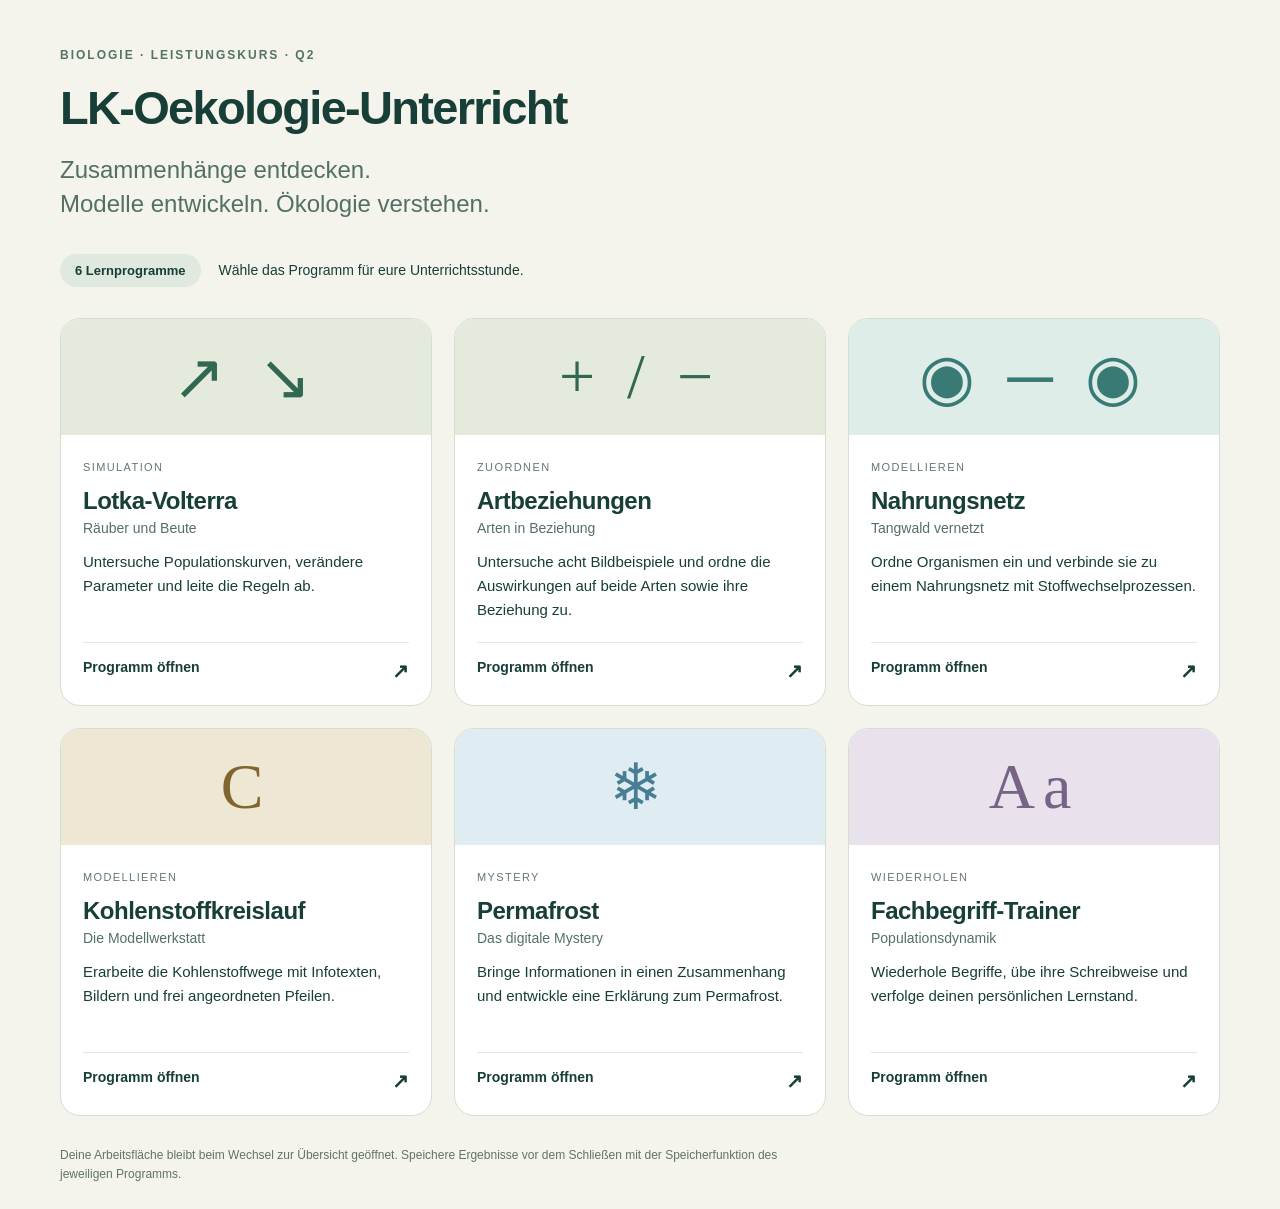
<file: index.html>
<!doctype html><html lang="de"><head><meta charset="utf-8"><meta name="viewport" content="width=device-width, initial-scale=1"><title>LK-Oekologie-Unterricht</title><link rel="stylesheet" href="styles.css"></head><body>
<main id="home"><header><div class="eyebrow">BIOLOGIE · LEISTUNGSKURS · Q2</div><h1>LK-Oekologie-Unterricht</h1><p class="lead">Zusammenhänge entdecken.<br>Modelle entwickeln. Ökologie verstehen.</p><div class="intro"><span>6 Lernprogramme</span><p>Wähle das Programm für eure Unterrichtsstunde.</p></div></header><section class="grid" aria-label="Lernprogramme"><button class="card lotka" data-id="lotka" aria-label="Lotka-Volterra öffnen"><div class="art" aria-hidden="true">↗ ↘</div><div class="copy"><span class="tag">Simulation</span><h2>Lotka-Volterra</h2><div class="subtitle">Räuber und Beute</div><p>Untersuche Populationskurven, verändere Parameter und leite die Regeln ab.</p><span class="start">Programm öffnen <span>↗</span></span></div></button><button class="card artbeziehungen" data-id="artbeziehungen" aria-label="Artbeziehungen öffnen"><div class="art" aria-hidden="true">+ / −</div><div class="copy"><span class="tag">Zuordnen</span><h2>Artbeziehungen</h2><div class="subtitle">Arten in Beziehung</div><p>Untersuche acht Bildbeispiele und ordne die Auswirkungen auf beide Arten sowie ihre Beziehung zu.</p><span class="start">Programm öffnen <span>↗</span></span></div></button><button class="card nahrungsnetz" data-id="nahrungsnetz" aria-label="Nahrungsnetz öffnen"><div class="art" aria-hidden="true">◉ ─ ◉</div><div class="copy"><span class="tag">Modellieren</span><h2>Nahrungsnetz</h2><div class="subtitle">Tangwald vernetzt</div><p>Ordne Organismen ein und verbinde sie zu einem Nahrungsnetz mit Stoffwechselprozessen.</p><span class="start">Programm öffnen <span>↗</span></span></div></button><button class="card kohlenstoff" data-id="kohlenstoff" aria-label="Kohlenstoffkreislauf öffnen"><div class="art" aria-hidden="true">C</div><div class="copy"><span class="tag">Modellieren</span><h2>Kohlenstoffkreislauf</h2><div class="subtitle">Die Modellwerkstatt</div><p>Erarbeite die Kohlenstoffwege mit Infotexten, Bildern und frei angeordneten Pfeilen.</p><span class="start">Programm öffnen <span>↗</span></span></div></button><button class="card permafrost" data-id="permafrost" aria-label="Permafrost öffnen"><div class="art" aria-hidden="true">❄</div><div class="copy"><span class="tag">Mystery</span><h2>Permafrost</h2><div class="subtitle">Das digitale Mystery</div><p>Bringe Informationen in einen Zusammenhang und entwickle eine Erklärung zum Permafrost.</p><span class="start">Programm öffnen <span>↗</span></span></div></button><button class="card begriffe" data-id="begriffe" aria-label="Fachbegriff-Trainer öffnen"><div class="art" aria-hidden="true">Aa</div><div class="copy"><span class="tag">Wiederholen</span><h2>Fachbegriff-Trainer</h2><div class="subtitle">Populationsdynamik</div><p>Wiederhole Begriffe, übe ihre Schreibweise und verfolge deinen persönlichen Lernstand.</p><span class="start">Programm öffnen <span>↗</span></span></div></button></section><footer>Deine Arbeitsfläche bleibt beim Wechsel zur Übersicht geöffnet. Speichere Ergebnisse vor dem Schließen mit der Speicherfunktion des jeweiligen Programms.</footer></main>
<section id="viewer" hidden aria-label="Geöffnetes Lernprogramm"><nav><button id="back">← Alle Lernprogramme</button><span id="current"></span><button id="fullscreen">Vollbild</button></nav><div id="frames"></div></section>
<script>const modules=[{"id": "lotka", "title": "Lotka-Volterra", "subtitle": "Räuber und Beute", "description": "Untersuche Populationskurven, verändere Parameter und leite die Regeln ab.", "kind": "Simulation", "path": "programme/lotka/index.html"}, {"id": "artbeziehungen", "title": "Artbeziehungen", "subtitle": "Arten in Beziehung", "description": "Untersuche acht Bildbeispiele und ordne die Auswirkungen auf beide Arten sowie ihre Beziehung zu.", "kind": "Zuordnen", "path": "programme/artbeziehungen/index.html"}, {"id": "nahrungsnetz", "title": "Nahrungsnetz", "subtitle": "Tangwald vernetzt", "description": "Ordne Organismen ein und verbinde sie zu einem Nahrungsnetz mit Stoffwechselprozessen.", "kind": "Modellieren", "path": "programme/nahrungsnetz/index.html"}, {"id": "kohlenstoff", "title": "Kohlenstoffkreislauf", "subtitle": "Die Modellwerkstatt", "description": "Erarbeite die Kohlenstoffwege mit Infotexten, Bildern und frei angeordneten Pfeilen.", "kind": "Modellieren", "path": "programme/kohlenstoff/index.html"}, {"id": "permafrost", "title": "Permafrost", "subtitle": "Das digitale Mystery", "description": "Bringe Informationen in einen Zusammenhang und entwickle eine Erklärung zum Permafrost.", "kind": "Mystery", "path": "programme/permafrost/index.html"}, {"id": "begriffe", "title": "Fachbegriff-Trainer", "subtitle": "Populationsdynamik", "description": "Wiederhole Begriffe, übe ihre Schreibweise und verfolge deinen persönlichen Lernstand.", "kind": "Wiederholen", "path": "programme/begriffe/index.html"}];</script><script src="app.js"></script></body></html>
</file>
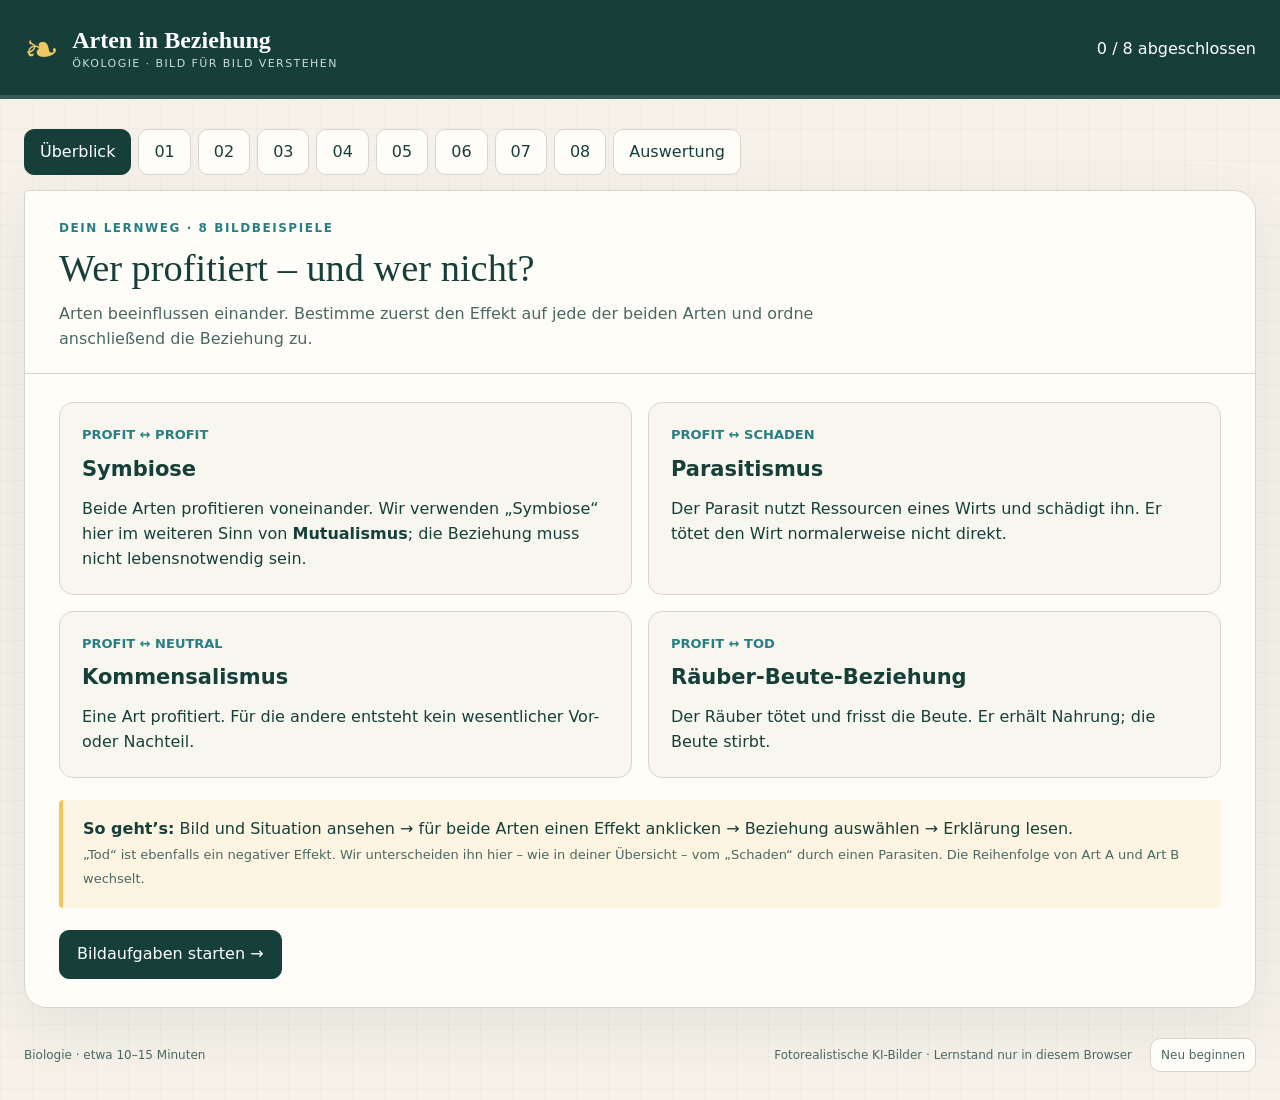
<file: programme/artbeziehungen/index.html>
<!doctype html><html lang="de"><head><meta charset="utf-8"><meta name="viewport" content="width=device-width,initial-scale=1"><meta name="theme-color" content="#173f3a"><title>Arten in Beziehung – Ökologie</title><link rel="stylesheet" href="styles.css"></head><body><header class="topbar"><a class="brand" href="#" id="home"><span class="mark">❧</span><span><strong>Arten in Beziehung</strong><small>Ökologie · Bild für Bild verstehen</small></span></a><span id="progressText"></span><div class="track"><span id="progress"></span></div></header><main><nav id="nav" aria-label="Lernweg"></nav><section class="workspace" id="app"></section></main><footer>Biologie · etwa 10–15 Minuten <span>Fotorealistische KI-Bilder · Lernstand nur in diesem Browser</span><button id="reset">Neu beginnen</button></footer><script src="app.js"></script></body></html>
</file>
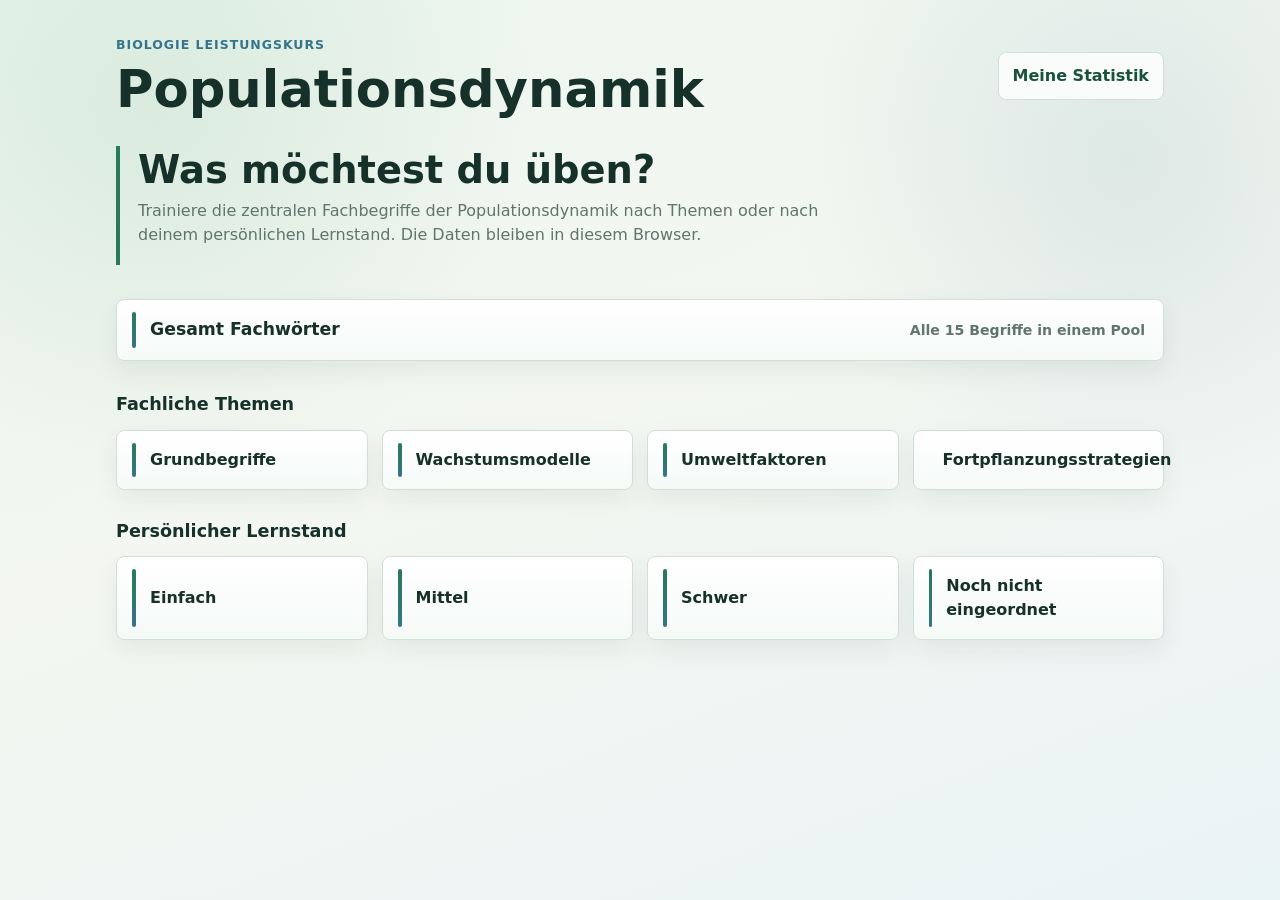
<file: programme/begriffe/index.html>
<!doctype html>
<html lang="de">
  <head>
<script src="terms-offline.js"></script>
    <meta charset="utf-8">
    <meta name="viewport" content="width=device-width, initial-scale=1">
    <meta name="description" content="Interaktiver Fachbegriff-Trainer zur Populationsdynamik">
    <title>Populationsdynamik – Fachbegriff-Trainer</title>
    <link rel="stylesheet" href="style.css?v=3">
  </head>
  <body>
    <div class="app-shell">
      <header class="site-header">
        <div>
          <p class="eyebrow">Biologie Leistungskurs</p>
          <h1>Populationsdynamik</h1>
        </div>
        <button class="ghost-button" id="showProgressButton" type="button">Meine Statistik</button>
      </header>

      <main>
        <section class="view is-active" id="menuView" aria-labelledby="menuTitle">
          <div class="intro">
            <div>
              <h2 id="menuTitle">Was möchtest du üben?</h2>
              <p>
                Trainiere die zentralen Fachbegriffe der Populationsdynamik nach Themen oder
                nach deinem persönlichen Lernstand. Die Daten bleiben in diesem Browser.
              </p>
            </div>
          </div>

          <button class="selection-button overall-selection-button" id="allTermsButton" type="button">
            <span>Gesamt Fachwörter</span>
            <small>Alle 15 Begriffe in einem Pool</small>
          </button>

          <section class="selection-group" aria-labelledby="topicTitle">
            <div class="section-heading">
              <h3 id="topicTitle">Fachliche Themen</h3>
            </div>
            <div class="button-grid" id="topicButtons"></div>
          </section>

          <section class="selection-group" aria-labelledby="statusTitle">
            <div class="section-heading">
              <h3 id="statusTitle">Persönlicher Lernstand</h3>
            </div>
            <div class="button-grid" id="statusButtons">
              <button class="selection-button" type="button" data-status="easy">Einfach</button>
              <button class="selection-button" type="button" data-status="medium">Mittel</button>
              <button class="selection-button" type="button" data-status="hard">Schwer</button>
              <button class="selection-button" type="button" data-status="unrated">Noch nicht eingeordnet</button>
            </div>
          </section>
        </section>

        <section class="view" id="studyView" aria-labelledby="studyTitle">
          <div class="study-toolbar">
            <div>
              <p class="eyebrow" id="selectionType">Auswahl</p>
              <h2 id="studyTitle">Karteikarten</h2>
              <p id="cardCounter" class="muted">Karte 0 von 0</p>
            </div>
            <div class="toolbar-actions">
              <div class="mode-switch" role="group" aria-label="Abfragemodus">
                <button class="mode-button is-active" id="termFirstButton" type="button" data-mode="termFirst">
                  Fachbegriff zuerst
                </button>
                <button class="mode-button" id="definitionFirstButton" type="button" data-mode="definitionFirst">
                  Definition zuerst
                </button>
                <button class="mode-button" id="spellingModeButton" type="button" data-mode="spelling">
                  Schreibweise üben
                </button>
              </div>
              <button class="ghost-button" id="shuffleButton" type="button">Neu mischen</button>
              <button class="ghost-button" id="backToMenuButton" type="button">Zum Menü</button>
            </div>
          </div>

          <div class="empty-state" id="emptyState" hidden>
            <h3>Für diese Auswahl gibt es aktuell keine Begriffe.</h3>
            <p>Wähle ein anderes Thema oder einen anderen Lernstand aus.</p>
          </div>

          <div class="study-area" id="studyArea">
            <div class="flashcard" id="flashcard" role="button" tabindex="0" aria-pressed="false">
              <span class="flashcard-inner">
                <span class="flashcard-face flashcard-front">
                  <span class="card-label" id="frontLabel">Fachbegriff</span>
                  <span class="card-content card-term" id="frontContent"></span>
                </span>
                <span class="flashcard-face flashcard-back">
                  <span class="card-label" id="backLabel">Definition</span>
                  <span class="card-content card-definition" id="backContent"></span>
                  <span class="rating-panel" aria-label="Selbsteinschätzung">
                    <span class="rating-title">Wie sicher bist du?</span>
                    <span class="rating-buttons">
                      <button class="rating-button rating-easy" type="button" data-rate="easy">Einfach</button>
                      <button class="rating-button rating-medium" type="button" data-rate="medium">Mittel</button>
                      <button class="rating-button rating-hard" type="button" data-rate="hard">Schwer</button>
                    </span>
                  </span>
                </span>
              </span>
            </div>

            <section class="spelling-task" id="spellingTask" aria-labelledby="spellingTaskTitle" hidden>
              <div>
                <span class="card-label">Definition</span>
                <h3 id="spellingTaskTitle" class="spelling-definition"></h3>
              </div>
              <label class="answer-field">
                <span>Deine Antwort</span>
                <input id="spellingInput" type="text" autocomplete="off" autocapitalize="off" spellcheck="false">
              </label>
              <button class="primary-button" id="checkAnswerButton" type="button">Antwort prüfen</button>
              <p class="answer-feedback" id="answerFeedback" aria-live="polite"></p>
              <div class="spelling-rating" id="spellingRating" hidden>
                <span class="rating-title">Wie sicher bist du?</span>
                <span class="rating-buttons">
                  <button class="rating-button rating-easy" type="button" data-rate="easy">Einfach</button>
                  <button class="rating-button rating-medium" type="button" data-rate="medium">Mittel</button>
                  <button class="rating-button rating-hard" type="button" data-rate="hard">Schwer</button>
                </span>
              </div>
            </section>
          </div>
        </section>

        <section class="view" id="progressView" aria-labelledby="progressTitle">
          <div class="progress-header">
            <div>
              <p class="eyebrow">Persönlicher Lernstand</p>
              <h2 id="progressTitle">Meine Statistik</h2>
            </div>
            <button class="ghost-button" id="progressBackButton" type="button">Zurück zur Startseite</button>
          </div>

          <p class="recommendation" id="recommendation"></p>
          <div class="summary-grid" id="overallProgress"></div>
          <div class="distribution-panel" id="overallDistribution"></div>

          <section class="topic-progress-section" aria-labelledby="topicProgressTitle">
            <div class="section-heading">
              <h3 id="topicProgressTitle">Statistik nach Themen</h3>
            </div>
            <div class="topic-progress-list" id="topicProgress"></div>
          </section>

          <div class="progress-actions" aria-label="Lernstand sichern oder wiederherstellen">
            <button class="ghost-button" id="exportProgressButton" type="button">
              Fortschritt exportieren
            </button>
            <button class="ghost-button" id="importProgressButton" type="button">
              Fortschritt importieren
            </button>
            <input id="importProgressInput" type="file" accept="application/json,.json" hidden>
            <button class="danger-button" id="resetProgressButton" type="button">
              Lernstand zurücksetzen
            </button>
          </div>
          <p class="transfer-feedback" id="transferFeedback" aria-live="polite"></p>
        </section>

        <section class="view" id="errorView" aria-live="polite">
          <div class="empty-state error-state">
            <h2>Die Fachbegriffe konnten nicht geladen werden.</h2>
            <p>Bitte prüfe, ob die Datei <strong>data/terms.json</strong> vorhanden ist.</p>
          </div>
        </section>
      </main>
    </div>

    <script src="script.js?v=3"></script>
  </body>
</html>
</file>
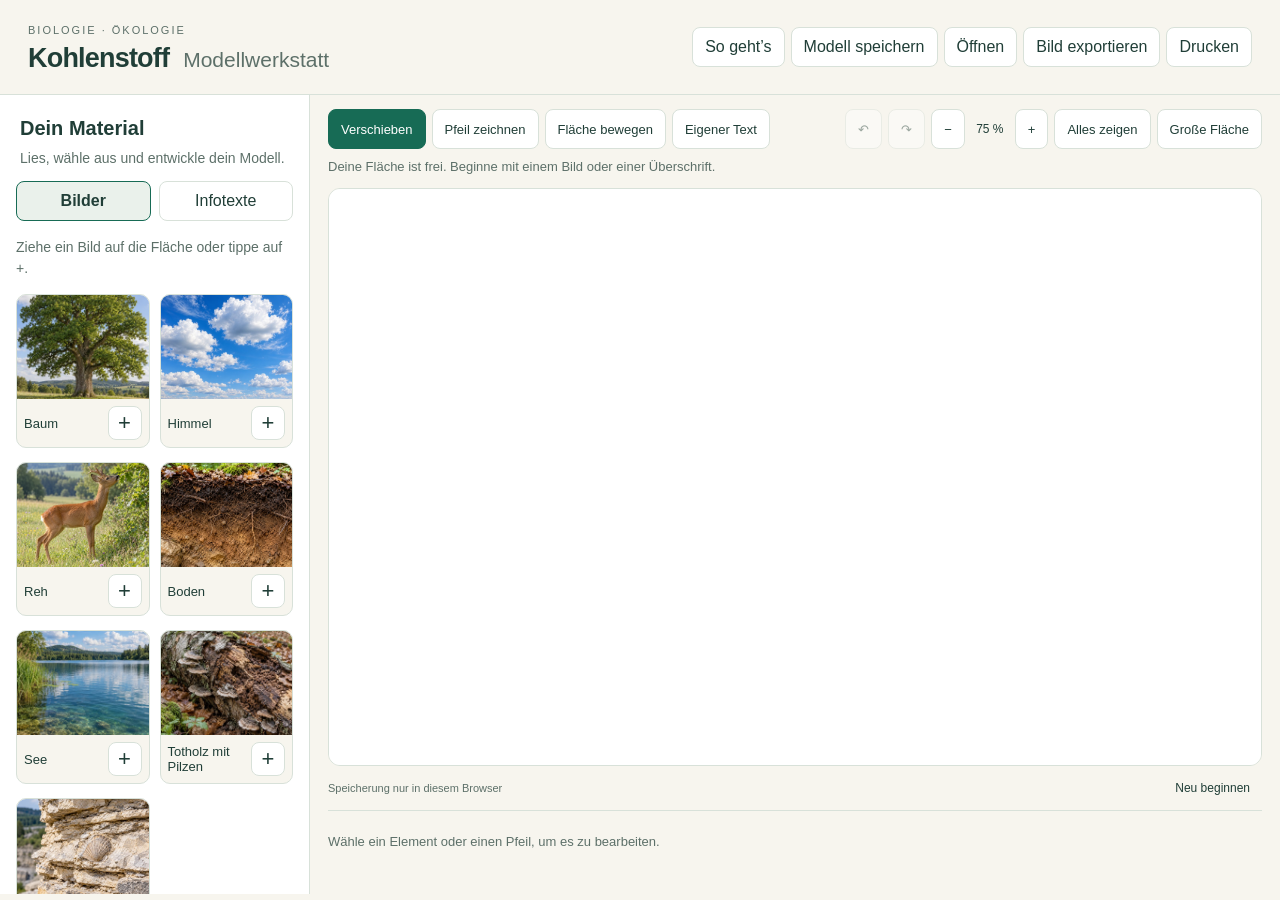
<file: programme/kohlenstoff/index.html>
<!doctype html>
<html lang="de">
<head><meta charset="utf-8"><meta name="viewport" content="width=device-width, initial-scale=1"><title>Kohlenstoff · Modellwerkstatt</title><link rel="stylesheet" href="styles.css"></head>
<body>
<header><div><span class="eyebrow">BIOLOGIE · ÖKOLOGIE</span><h1>Kohlenstoff<span>Modellwerkstatt</span></h1></div><div class="file-actions"><button id="help">So geht’s</button><button id="save">Modell speichern</button><button id="load">Öffnen</button><button id="export">Bild exportieren</button><button id="print">Drucken</button></div></header>
<main>
<aside id="materials"><div class="aside-head"><h2>Dein Material</h2><p>Lies, wähle aus und entwickle dein Modell.</p></div><div class="tabs" role="tablist"><button id="tab-images" role="tab" aria-selected="true" aria-controls="images">Bilder</button><button id="tab-texts" role="tab" aria-selected="false" aria-controls="texts">Infotexte</button></div><section id="images" role="tabpanel" aria-labelledby="tab-images"><p class="hint">Ziehe ein Bild auf die Fläche oder tippe auf +.</p><div id="image-list"></div><small class="credit">KI-generierte Illustrationen. Die Bilder zeigen Beispiele, keine Messdaten.</small></section><section id="texts" role="tabpanel" aria-labelledby="tab-texts" hidden><p class="hint">Klappe Texte zum Lesen auf. Mit + oder Ziehen legst du ihre Überschrift ins Modell.</p><div id="text-list"></div><small class="credit">Fachliche Grundlage: Arbeitsblatt zum Kohlenstoffkreislauf, Material A–C. <a href="https://science.nasa.gov/earth/earth-observatory/the-carbon-cycle/" target="_blank" rel="noreferrer">NASA Earth Observatory</a>.</small></section></aside>
<section class="workspace" aria-label="Modellbaufläche"><div class="toolbar"><div class="tools"><button id="move" class="active" aria-pressed="true">Verschieben</button><button id="connect" aria-pressed="false">Pfeil zeichnen</button><button id="pan" aria-pressed="false">Fläche bewegen</button><button id="note">Eigener Text</button></div><div class="tools"><button id="undo" aria-label="Rückgängig" title="Rückgängig (Strg+Z)">↶</button><button id="redo" aria-label="Wiederholen" title="Wiederholen (Strg+Y)">↷</button><button id="zoom-out" aria-label="Verkleinern">−</button><output id="zoom-label">75 %</output><button id="zoom-in" aria-label="Vergrößern">+</button><button id="fit">Alles zeigen</button><button id="focus">Große Fläche</button></div></div>
<div id="status" role="status" aria-live="polite">Deine Fläche ist frei. Beginne mit einem Bild oder einer Überschrift.</div>
<div id="viewport" tabindex="0" aria-label="Freie Arbeitsfläche. Elemente mit Maus oder Touch verschieben. Ausgewählte Elemente mit den Pfeiltasten bewegen."><div id="surface"><div id="board"><svg id="edges" xmlns="http://www.w3.org/2000/svg" width="2400" height="1600" aria-label="Verbindungen"></svg><div id="nodes"></div></div></div></div>
<div class="bottom"><span id="autosave">Speicherung nur in diesem Browser</span><button id="reset">Neu beginnen</button></div>
<section id="inspector" aria-label="Auswahl bearbeiten"><p>Wähle ein Element oder einen Pfeil, um es zu bearbeiten.</p></section>
</section></main>
<dialog id="help-dialog"><h2>Dein Kohlenstoffkreislauf</h2><p><strong>UE 1: 20 Minuten digitale Erarbeitung.</strong> Nutze die Infotexte beim Modellbau. Beziehe alle fünf Speicher sowie Produzenten, Konsumenten und Destruenten ein. Nach der gemeinsamen Prüfung korrigierst und speicherst du dein Modell.</p><p>Entwickle aus den Informationen ein eigenes Modell. Die gemeinsame Besprechung folgt im Plenum.</p><ol><li><strong>Lesen:</strong> Öffne die Infotexte in der Materialsammlung.</li><li><strong>Anordnen:</strong> Ziehe Bilder und Überschriften auf die leere Fläche. Mit + kannst du sie auch per Klick hinzufügen.</li><li><strong>Zuordnen:</strong> Wähle eine Überschrift, dann „Einem Bild zuordnen“ und das gewünschte Bild. Die Zuordnung ist frei und lässt sich wieder lösen.</li><li><strong>Verbinden:</strong> Wähle „Pfeil zeichnen“. Klicke zuerst den Ausgangspunkt, dann das Ziel an. Wähle den Pfeil aus, um ihn zu beschriften oder umzukehren.</li><li><strong>Sichern:</strong> Speichere dein Modell als Datei. Mit „Öffnen“ kannst du es später weiterbearbeiten. Ein Bildexport eignet sich für die Besprechung.</li></ol><p>Mit der Hand-Funktion verschiebst du den sichtbaren Ausschnitt. Ausgewählte Bausteine lassen sich auch mit den Pfeiltasten bewegen (Umschalt: größere Schritte). Escape beendet einen angefangenen Pfeil.</p><p>Es gibt keine vorgegebene Anordnung und keine automatische Bewertung.</p><form method="dialog"><button class="primary">Los geht’s</button></form></dialog>
<dialog id="reset-dialog"><h2>Neu beginnen?</h2><p>Dadurch wird dein aktuelles Modell geleert. Speichere es vorher, wenn du es behalten möchtest.</p><div class="tools"><button id="cancel-reset">Abbrechen</button><button id="confirm-reset" class="danger">Modell leeren</button></div></dialog>
<input id="file" type="file" accept=".json,application/json" hidden>
<script src="assets.js"></script><script src="app.js"></script></body></html>
</file>
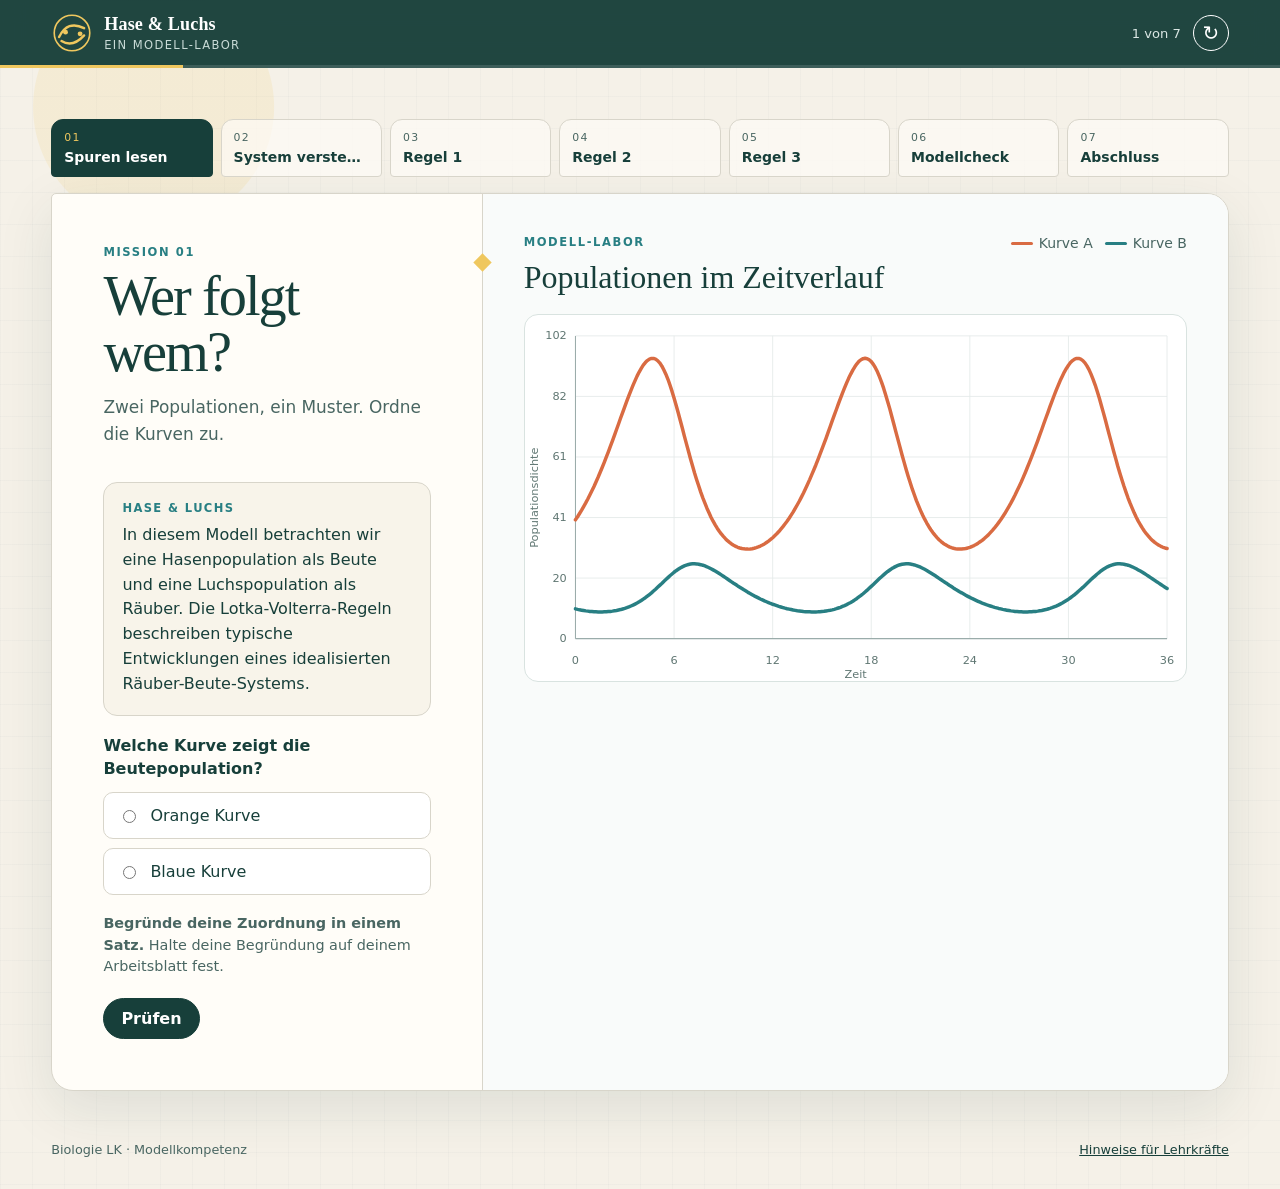
<file: programme/lotka/index.html>
<!doctype html>
<html lang="de">
<head>
  <meta charset="utf-8">
  <meta name="viewport" content="width=device-width, initial-scale=1">
  <meta name="theme-color" content="#173f3a">
  <meta name="description" content="Interaktives Modell-Labor zu Räuber-Beute-Beziehungen und den Lotka-Volterra-Regeln.">
  <link rel="icon" type="image/svg+xml" href="data:image/svg+xml,%3Csvg xmlns='http://www.w3.org/2000/svg' viewBox='0 0 64 64'%3E%3Crect width='64' height='64' rx='14' fill='%23173f3a'/%3E%3Cpath d='M11 39c9-19 24-25 42-12M15 47c12 6 25 3 38-10' fill='none' stroke='%23efc75e' stroke-width='5' stroke-linecap='round'/%3E%3Ccircle cx='23' cy='31' r='4' fill='%23d96b42'/%3E%3Ccircle cx='46' cy='35' r='4' fill='%23287f83'/%3E%3C/svg%3E">
  <title>Zwischen Hase und Luchs – Lotka-Volterra erkunden</title>
  <link rel="stylesheet" href="styles.css">
</head>
<body>
  <header class="topbar">
    <a class="brand" href="#top" aria-label="Startseite">
      <svg class="brand-mark" viewBox="0 0 52 52" aria-hidden="true">
        <circle cx="26" cy="26" r="22" fill="none" stroke="currentColor" stroke-width="2"/>
        <path d="M10 31c7-14 17-18 31-11M13 36c8 5 18 4 28-7" fill="none" stroke="currentColor" stroke-width="3" stroke-linecap="round"/>
        <circle cx="18" cy="25" r="3" fill="currentColor"/><circle cx="36" cy="27" r="3" fill="currentColor"/>
      </svg>
      <span><strong>Hase &amp; Luchs</strong><small>Ein Modell-Labor</small></span>
    </a>
    <div class="top-actions">
      <span id="progressText" class="progress-text">1 von 7</span>
      <button class="icon-button" id="resetButton" type="button" title="Neu beginnen" aria-label="Neu beginnen">↻</button>
    </div>
    <div class="progress-track" aria-hidden="true"><span id="progressBar"></span></div>
  </header>

  <main id="top" class="app-shell">
    <nav class="step-nav" aria-label="Lernweg">
      <button class="step-tab active" data-step="0"><span>01</span><b>Spuren lesen</b></button>
      <button class="step-tab" data-step="1"><span>02</span><b>System verstehen</b></button>
      <button class="step-tab" data-step="2"><span>03</span><b>Regel 1</b></button>
      <button class="step-tab" data-step="3"><span>04</span><b>Regel 2</b></button>
      <button class="step-tab" data-step="4"><span>05</span><b>Regel 3</b></button>
      <button class="step-tab" data-step="5"><span>06</span><b>Modellcheck</b></button>
      <button class="step-tab" data-step="6"><span>07</span><b>Abschluss</b></button>
    </nav>

    <section class="workspace">
      <div class="story-panel">
        <p class="eyebrow" id="eyebrow">Mission 01</p>
        <h1 id="stepTitle">Wer folgt wem?</h1>
        <p class="lead" id="stepLead">Zwei Populationen, ein Muster. Ordne die Kurven zu.</p>
        <div id="taskArea" class="task-area"></div>
      </div>

      <aside class="lab-panel" aria-label="Populationsdiagramm">
        <div class="lab-header">
          <div>
            <p class="eyebrow">Modell-Labor</p>
            <h2 id="chartTitle">Populationen im Zeitverlauf</h2>
          </div>
          <div id="legend" class="legend" aria-label="Legende"></div>
        </div>
        <div class="chart-wrap">
          <svg id="chart" viewBox="0 0 760 420" role="img" aria-labelledby="chartTitle chartDescription">
            <desc id="chartDescription">Liniendiagramm zweier Populationen im Zeitverlauf.</desc>
          </svg>
          <div id="chartNote" class="chart-note" hidden></div>
        </div>
        <div id="labControls" class="lab-controls"></div>
      </aside>
    </section>
  </main>

  <footer>
    <span>Biologie LK · Modellkompetenz</span>
    <button id="teacherInfoButton" class="text-button" type="button">Hinweise für Lehrkräfte</button>
  </footer>

  <dialog id="teacherDialog">
    <div class="dialog-head">
      <div><p class="eyebrow">Kurzinfo</p><h2>Für Lehrkräfte</h2></div>
      <button class="icon-button" id="closeTeacherDialog" aria-label="Schließen">×</button>
    </div>
    <p>Das Programm führt vom Kurvenlesen zur Modellkritik. Die Lotka-Volterra-Gleichungen arbeiten nur im Hintergrund.</p>
    <ul>
      <li>Arbeitsform: Partnerarbeit</li>
      <li>Zeit: etwa 50 Minuten plus Sicherung</li>
      <li>Prinzip: beobachten, formulieren, vergleichen</li>
      <li>Keine Datenübertragung; Eingaben bleiben im Browser</li>
    </ul>
    <details>
      <summary>Mathematischer Motor</summary>
      <p><code>dB/dt = aB − bBR</code><br><code>dR/dt = cBR − dR</code></p>
      <p>Die numerische Berechnung erfolgt mit kleinen Zeitschritten. Die Formeln sind kein Lernziel.</p>
    </details>
  </dialog>

  <script src="app.js"></script>
</body>
</html>
</file>
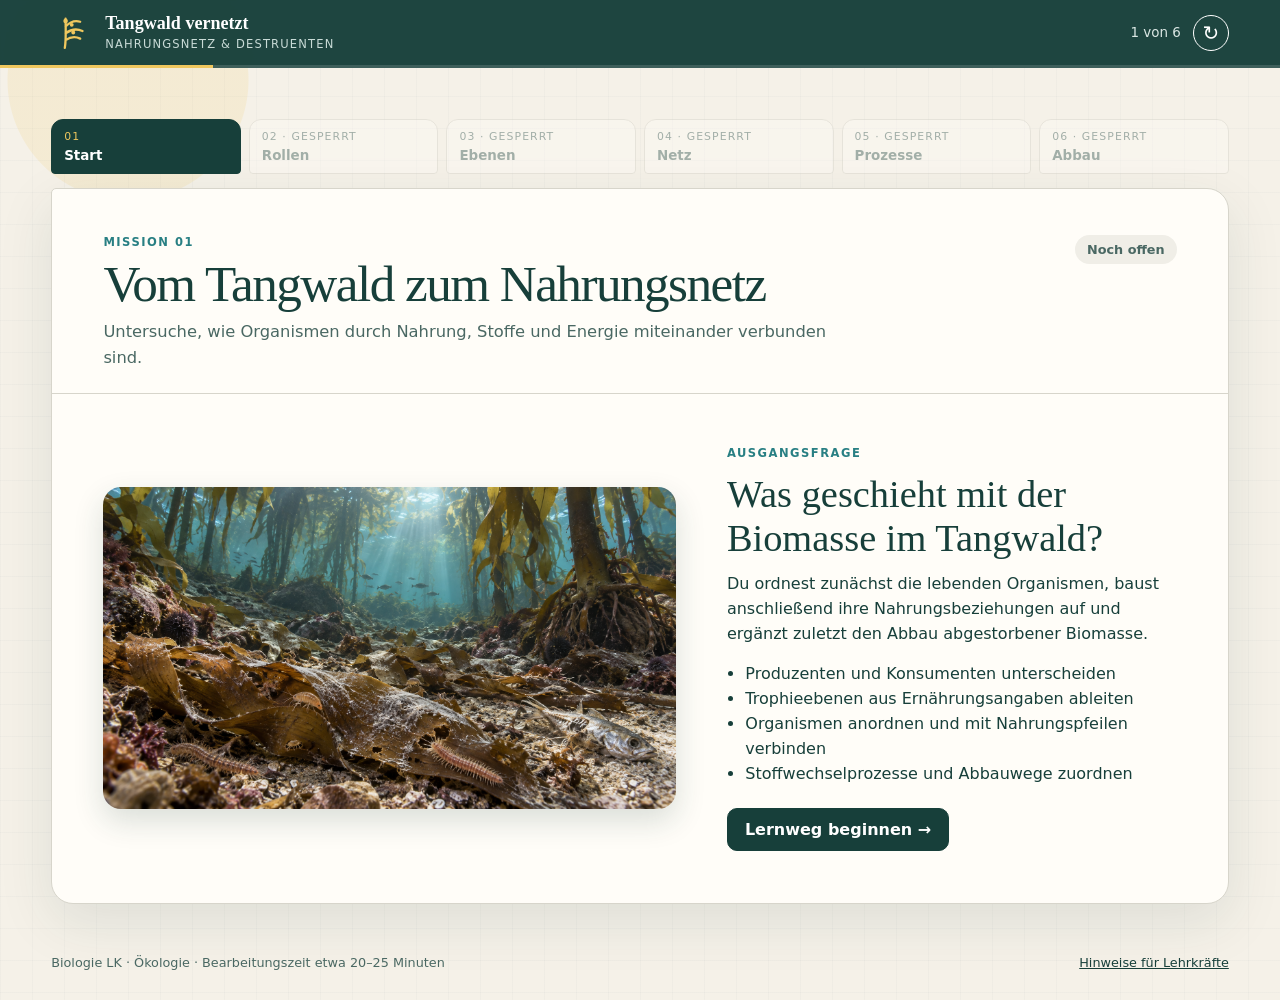
<file: programme/nahrungsnetz/index.html>
<!doctype html>
<html lang="de">
<head>
  <meta charset="utf-8">
  <meta name="viewport" content="width=device-width, initial-scale=1">
  <meta name="theme-color" content="#173f3a">
  <meta name="description" content="Interaktives Lernprogramm zu Nahrungsnetzen, Trophieebenen, Photosynthese, Zellatmung und Destruenten im Tangwald.">
  <title>Tangwald vernetzt – Nahrungsnetz und Destruenten</title>
  <link rel="stylesheet" href="styles.css">
</head>
<body>
  <header class="topbar">
    <a class="brand" href="#app" aria-label="Zum Lernprogramm">
      <svg class="brand-mark" viewBox="0 0 56 56" aria-hidden="true">
        <path d="M18 48c2-12 1-24 1-38M19 20c7-7 13-8 19-6M19 29c8-6 15-6 22-3M19 38c7-5 13-5 19-2" fill="none" stroke="currentColor" stroke-width="3" stroke-linecap="round"/>
        <circle cx="19" cy="13" r="3" fill="currentColor"/><circle cx="27" cy="18" r="2.5" fill="currentColor"/><circle cx="29" cy="28" r="2.5" fill="currentColor"/>
      </svg>
      <span><strong>Tangwald vernetzt</strong><small>Nahrungsnetz &amp; Destruenten</small></span>
    </a>
    <div class="top-actions">
      <span id="progressText" class="progress-text">1 von 6</span>
      <button id="resetButton" class="icon-button" type="button" aria-label="Lernprogramm zurücksetzen">↻</button>
    </div>
    <div class="progress-track" aria-hidden="true"><span id="progressBar"></span></div>
  </header>

  <main id="app" class="app-shell">
    <nav id="stepNav" class="step-nav" aria-label="Lernweg"></nav>

    <section class="workspace">
      <header class="workspace-head">
        <div>
          <p id="eyebrow" class="eyebrow">Mission 01</p>
          <h1 id="stepTitle">Rollen im Tangwald</h1>
          <p id="stepLead" class="lead"></p>
        </div>
        <div id="stepStatus" class="status-chip" aria-live="polite">Noch offen</div>
      </header>
      <div id="taskArea" class="task-area"></div>
    </section>
  </main>

  <footer>
    <span>Biologie LK · Ökologie · Bearbeitungszeit etwa 20–25 Minuten</span>
    <button id="teacherInfoButton" class="text-button" type="button">Hinweise für Lehrkräfte</button>
  </footer>

  <dialog id="teacherDialog">
    <div class="dialog-head">
      <div><p class="eyebrow">Kurzinfo</p><h2>Hinweise für Lehrkräfte</h2></div>
      <button id="closeTeacherDialog" class="icon-button dark" type="button" aria-label="Dialog schließen">×</button>
    </div>
    <p>Das Lernprogramm führt vom Ordnen einzelner Organismen zum vollständigen Tangwald-Nahrungsnetz. Die Pfeilrichtung wird vor der Vernetzungsaufgabe ausdrücklich vorgegeben.</p>
    <ul>
      <li>Arbeitsform: Einzel- oder Partnerarbeit</li>
      <li>Bearbeitungszeit: etwa 20–25 Minuten</li>
      <li>Schwerpunkte: Produzenten und Konsumenten, Trophieebenen, Photosynthese, Zellatmung, Detritus, Detritivoren und Destruenten</li>
      <li>Keine Datenübertragung; der Lernstand bleibt im verwendeten Browser.</li>
    </ul>
  </dialog>

  <script src="app.js"></script>
</body>
</html>
</file>
<file: styles.css>
*{box-sizing:border-box}body{margin:0;color:#173e37;background:#f4f4ec;font-family:Arial,sans-serif}button{font:inherit;cursor:pointer}button:focus-visible{outline:3px solid #b06b2b;outline-offset:5px}[hidden]{display:none!important}#home{max-width:1240px;margin:auto;padding:48px 40px 24px}.eyebrow{font-size:12px;letter-spacing:2px;font-weight:bold;color:#547366}h1{font-size:clamp(27px,4vw,47px);letter-spacing:-1.7px;margin:18px 0}.lead{font-size:24px;line-height:1.4;margin:0;color:#537066}.intro{display:flex;align-items:center;gap:18px;margin-top:28px}.intro span{background:#dfe9df;border-radius:30px;padding:9px 15px;font-size:13px;font-weight:bold}.intro p{font-size:14px}.grid{display:grid;grid-template-columns:repeat(3,1fr);gap:22px;margin-top:26px}.card{text-align:left;padding:0;border:1px solid #d4ded1;border-radius:20px;background:#fff;overflow:hidden;color:inherit;transition:transform .15s,box-shadow .15s}.card:hover{transform:translateY(-4px);box-shadow:0 12px 25px #173e3715}.art{height:116px;display:flex;align-items:center;justify-content:center;font-family:Georgia,serif;font-size:64px;letter-spacing:8px;background:#e4ebdc;color:#326751}.nahrungsnetz .art{background:#dfede8;color:#397a75}.kohlenstoff .art{background:#eee7d4;color:#80652e}.permafrost .art{background:#dfedf3;color:#487e94}.begriffe .art{background:#e9e2ed;color:#766386}.copy{padding:22px}.tag{font-size:11px;letter-spacing:1.4px;text-transform:uppercase;color:#65786e}h2{font-size:24px;letter-spacing:-.5px;margin:12px 0 5px}.subtitle{font-size:14px;color:#537066}.copy p{font-size:15px;line-height:1.6;min-height:72px;margin:14px 0 20px}.start{border-top:1px solid #e3e9df;padding-top:16px;display:flex;justify-content:space-between;font-size:14px;font-weight:bold}.start span{font-size:20px}footer{font-size:12px;line-height:1.6;color:#61736a;max-width:760px;margin-top:30px}#viewer{height:100dvh;display:flex;flex-direction:column;background:white}nav{min-height:58px;display:flex;align-items:center;gap:20px;padding:8px 18px;background:#173e37;color:#fff}nav button{background:#fff;color:#173e37;border:0;padding:10px 14px;border-radius:8px}#current{flex:1;font-weight:bold}#frames{flex:1;min-height:0;position:relative}iframe{border:0;width:100%;height:100%;display:block}@media(max-width:950px){.grid{grid-template-columns:repeat(2,1fr)}}@media(max-width:590px){#home{padding:28px 20px}.grid{grid-template-columns:1fr}.lead{font-size:20px}.intro{align-items:start;flex-direction:column;gap:0}nav{gap:8px;padding:8px}nav button{font-size:12px}#current{font-size:12px}.art{height:90px}.copy p{min-height:0}}@media(prefers-reduced-motion:reduce){.card{transition:none}}
</file>
<file: programme/artbeziehungen/styles.css>
:root{--ink:#173f3a;--soft:#4a6863;--paper:#f5f1e8;--surface:#fffdf8;--line:#d7d5cb;--teal:#287f83;--sun:#efc75e}*{box-sizing:border-box}body{margin:0;color:var(--ink);background:linear-gradient(90deg,#173f3a06 1px,transparent 1px),linear-gradient(#173f3a06 1px,transparent 1px),var(--paper);background-size:32px 32px;font-family:system-ui,sans-serif;font-size:16px;line-height:1.55}button,a{-webkit-tap-highlight-color:transparent}button{font:inherit;cursor:pointer;color:inherit;border:1px solid var(--line);background:var(--surface);border-radius:10px;padding:11px 17px;min-height:46px}button:hover:not(:disabled){border-color:var(--teal);background:#edf4ef}button:focus-visible,a:focus-visible{outline:3px solid #db8c26;outline-offset:3px}button:disabled{cursor:default;opacity:.5}.topbar{background:var(--ink);color:white;position:relative;display:flex;align-items:center;justify-content:space-between;gap:15px;padding:17px max(24px,calc((100vw - 1280px)/2))}.brand{display:flex;align-items:center;gap:13px;color:inherit;text-decoration:none}.brand strong{font:600 24px Georgia,serif}.brand small{display:block;font-size:11px;text-transform:uppercase;letter-spacing:.13em;color:#c9dbd7}.mark{font-size:42px;color:var(--sun)}.track{position:absolute;bottom:0;left:0;right:0;height:4px;background:#ffffff25}.track span{height:100%;display:block;background:var(--sun);transition:width .3s}main{max-width:1320px;margin:auto;padding:30px 24px}nav{display:flex;gap:7px;margin-bottom:15px;flex-wrap:wrap}nav button{padding:8px 15px}nav button.active{background:var(--ink);color:white;border-color:var(--ink)}nav button.done{box-shadow:inset 0 -3px #5b956d}.workspace{background:var(--surface);border:1px solid var(--line);border-radius:5px 22px 22px 22px;box-shadow:0 18px 55px #173f3a14;overflow:hidden}.head{padding:28px 34px 22px;border-bottom:1px solid var(--line)}.eyebrow{font-size:12px;letter-spacing:.13em;text-transform:uppercase;font-weight:750;color:var(--teal);margin:0 0 8px}h1{font:500 clamp(28px,3vw,40px)/1.15 Georgia,serif;margin:0 0 12px}h2{font-size:21px;margin:0 0 12px}h3{margin:0 0 7px;font-size:19px}p{margin:0 0 13px}.lead{color:var(--soft);max-width:850px;margin:0}.body{padding:28px 34px}.intro-grid{display:grid;grid-template-columns:repeat(2,1fr);gap:16px}.concept{padding:22px;border:1px solid var(--line);border-radius:14px;background:#f8f7ef}.concept .signs{display:block;font-size:13px;font-weight:700;color:var(--teal);margin-bottom:7px}.concept p{margin-bottom:0}.note{padding:17px 20px;background:#efc75e25;border-left:4px solid var(--sun);border-radius:4px;margin:22px 0}.primary{background:var(--ink);color:white;border-color:var(--ink)}.primary:hover:not(:disabled){background:#286257;color:white}.task-grid{display:grid;grid-template-columns:1.08fr 1fr;gap:27px;align-items:start}figure{margin:0}figure img{width:100%;aspect-ratio:3/2;object-fit:cover;border-radius:13px;background:#e5e9df;display:block}figcaption{font-size:14px;color:var(--soft);padding:12px 2px}.effect{border:1px solid var(--line);border-radius:12px;padding:14px;margin:12px 0}.effect legend{padding:0 5px;font-weight:700}.choices{display:flex;flex-wrap:wrap;gap:7px}.choices button{flex:1;padding:9px 10px;white-space:nowrap;font-size:14px}.choices button.selected,.relations button.selected{background:var(--ink);color:white;border-color:var(--ink);box-shadow:0 0 0 2px #efc75e}.relations{display:grid;grid-template-columns:1fr 1fr;gap:9px;margin:15px 0}.feedback{padding:14px 17px;border-radius:10px;background:#f8e8dc;margin:16px 0}.feedback.good{background:#e6f1e7}.feedback p:last-child{margin:0}.nextrow{display:flex;justify-content:space-between;align-items:center;gap:12px;margin-top:23px}.muted{color:var(--soft);font-size:14px}.result-list{display:grid;gap:9px}.result-item{display:flex;justify-content:space-between;gap:10px;padding:13px;border-bottom:1px solid var(--line)}footer{max-width:1320px;padding:0 24px 28px;margin:auto;display:flex;gap:18px;align-items:center;flex-wrap:wrap;font-size:12px;color:var(--soft)}footer button{font-size:12px;padding:5px 10px;min-height:34px}footer span{margin-left:auto}.mini{font-size:13px;color:var(--soft)}@media(max-width:850px){.task-grid{grid-template-columns:1fr}.head,.body{padding:23px}.intro-grid{grid-template-columns:1fr}.topbar{padding:15px 20px}.brand strong{font-size:20px}#progressText{font-size:12px}.mark{display:none}main{padding:20px 14px}.relations button{font-size:14px}footer span{margin:0}nav{gap:5px}nav button{padding:6px 11px;min-height:40px}}
</file>
<file: programme/begriffe/style.css>
:root {
  color-scheme: light;
  --bg: #eef5f2;
  --surface: #ffffff;
  --surface-soft: #e9f5ef;
  --surface-warm: #fffaf0;
  --text: #16302a;
  --muted: #60756d;
  --line: #cfe0d8;
  --primary: #287a59;
  --primary-dark: #17523b;
  --accent: #36748b;
  --accent-soft: #e6f2f4;
  --easy: #2f7d55;
  --medium: #9b7417;
  --hard: #a04439;
  --shadow: 0 22px 54px rgba(24, 55, 42, 0.14);
  --radius: 8px;
}

* {
  box-sizing: border-box;
}

body {
  margin: 0;
  min-height: 100vh;
  background:
    radial-gradient(circle at 12% 12%, rgba(108, 171, 125, 0.15), transparent 28%),
    radial-gradient(circle at 88% 18%, rgba(74, 132, 153, 0.13), transparent 25%),
    linear-gradient(160deg, rgba(235, 246, 239, 0.97) 0%, rgba(244, 247, 241, 0.98) 44%, rgba(234, 243, 245, 0.98) 100%),
    var(--bg);
  color: var(--text);
  font-family: system-ui, -apple-system, BlinkMacSystemFont, "Segoe UI", sans-serif;
  line-height: 1.5;
}

button,
[role="button"] {
  font: inherit;
  touch-action: manipulation;
  -webkit-tap-highlight-color: transparent;
}

.app-shell {
  width: min(1120px, 100%);
  margin: 0 auto;
  padding: clamp(18px, 4vw, 36px);
}

.site-header,
.study-toolbar,
.progress-header {
  display: flex;
  align-items: center;
  justify-content: space-between;
  gap: 18px;
  margin-bottom: 30px;
}

h1,
h2,
h3,
p {
  margin-top: 0;
}

h1 {
  margin-bottom: 0;
  font-size: clamp(2rem, 4vw, 3.75rem);
  line-height: 1.05;
  letter-spacing: 0;
}

h2 {
  margin-bottom: 8px;
  font-size: clamp(1.65rem, 3vw, 2.4rem);
  line-height: 1.12;
  letter-spacing: 0;
}

h3 {
  margin-bottom: 0;
  font-size: 1.1rem;
  letter-spacing: 0;
}

.eyebrow {
  margin-bottom: 8px;
  color: var(--accent);
  font-size: 0.78rem;
  font-weight: 750;
  letter-spacing: 0.08em;
  text-transform: uppercase;
}

.muted,
.intro p,
.empty-state p {
  color: var(--muted);
}

.view {
  display: none;
}

.view.is-active {
  display: block;
}

.intro {
  display: grid;
  grid-template-columns: minmax(0, 720px);
  margin-bottom: 34px;
  padding: 2px 0 2px 18px;
  border-left: 4px solid var(--primary);
}

.selection-group,
.topic-progress-section {
  margin-top: 28px;
}

.section-heading {
  display: flex;
  align-items: end;
  justify-content: space-between;
  gap: 16px;
  margin-bottom: 12px;
}

.button-grid {
  display: grid;
  grid-template-columns: repeat(auto-fit, minmax(220px, 1fr));
  gap: 14px;
}

.overall-selection-button {
  width: 100%;
  margin: 0 0 30px;
  border-color: rgba(40, 122, 89, 0.4);
  background:
    linear-gradient(100deg, rgba(40, 122, 89, 0.14), rgba(54, 116, 139, 0.12)),
    #ffffff;
}

.overall-selection-button span {
  font-size: 1.08rem;
}

.overall-selection-button small {
  margin-left: auto;
  color: var(--muted);
  font-size: 0.88rem;
  font-weight: 700;
}

.selection-button,
.ghost-button,
.danger-button,
.primary-button,
.mode-button,
.rating-button {
  min-height: 48px;
  border: 1px solid var(--line);
  border-radius: var(--radius);
  cursor: pointer;
  transition: transform 160ms ease, border-color 160ms ease, background 160ms ease, box-shadow 160ms ease;
}

.selection-button {
  position: relative;
  display: flex;
  align-items: center;
  justify-content: flex-start;
  padding: 17px 18px 17px 20px;
  background: linear-gradient(180deg, #ffffff 0%, #f5faf7 100%);
  color: var(--text);
  font-weight: 700;
  text-align: left;
  box-shadow: 0 10px 24px rgba(30, 50, 40, 0.07);
}

.selection-button::before {
  content: "";
  width: 4px;
  align-self: stretch;
  margin: -5px 14px -5px -5px;
  border-radius: 4px;
  background: linear-gradient(180deg, var(--primary), var(--accent));
}

.selection-button:hover,
.selection-button:focus-visible,
.ghost-button:hover,
.ghost-button:focus-visible,
.primary-button:hover,
.primary-button:focus-visible,
.mode-button:hover,
.mode-button:focus-visible,
.rating-button:hover,
.rating-button:focus-visible {
  border-color: var(--primary);
  box-shadow: 0 12px 28px rgba(31, 111, 88, 0.18);
  outline: none;
  transform: translateY(-1px);
}

.ghost-button {
  padding: 10px 14px;
  background: rgba(255, 255, 255, 0.82);
  color: var(--primary-dark);
  font-weight: 700;
}

.primary-button {
  padding: 12px 16px;
  background: linear-gradient(180deg, var(--primary), var(--primary-dark));
  color: #ffffff;
  font-weight: 800;
}

.toolbar-actions {
  display: flex;
  flex-wrap: wrap;
  justify-content: flex-end;
  gap: 10px;
}

.mode-switch {
  display: grid;
  grid-template-columns: repeat(3, minmax(140px, 1fr));
  gap: 4px;
  padding: 4px;
  border: 1px solid var(--line);
  border-radius: var(--radius);
  background: rgba(255, 255, 255, 0.76);
}

.mode-button {
  min-height: 40px;
  padding: 8px 12px;
  border-color: transparent;
  background: transparent;
  color: var(--muted);
  font-size: 0.92rem;
  font-weight: 800;
}

.mode-button.is-active {
  background: linear-gradient(180deg, var(--primary), var(--primary-dark));
  color: #ffffff;
  box-shadow: 0 8px 18px rgba(18, 76, 62, 0.22);
}

.study-area {
  display: grid;
  place-items: center;
  min-height: min(64vh, 640px);
}

.flashcard {
  width: min(820px, 100%);
  min-height: clamp(380px, 58vh, 540px);
  border-radius: 8px;
  background: transparent;
  perspective: 1400px;
  cursor: pointer;
}

.flashcard[hidden],
.spelling-task[hidden] {
  display: none;
}

.flashcard:focus-visible {
  outline: 3px solid rgba(31, 111, 88, 0.35);
  outline-offset: 8px;
}

.flashcard-inner {
  position: relative;
  display: block;
  width: 100%;
  min-height: inherit;
  transform-style: preserve-3d;
  transition: transform 420ms ease;
}

.flashcard.is-flipped .flashcard-inner {
  transform: rotateY(180deg);
}

.flashcard-face {
  position: absolute;
  inset: 0;
  display: flex;
  flex-direction: column;
  justify-content: center;
  gap: 22px;
  min-height: inherit;
  padding: clamp(28px, 6vw, 54px);
  border: 1px solid var(--line);
  border-radius: 8px;
  background:
    linear-gradient(180deg, rgba(255, 255, 255, 0.97), rgba(250, 253, 251, 0.97)),
    var(--surface);
  box-shadow: var(--shadow);
  backface-visibility: hidden;
}

.flashcard-face::before {
  content: "";
  position: absolute;
  inset: 0 0 auto;
  height: 7px;
  border-radius: 8px 8px 0 0;
  background: linear-gradient(90deg, var(--primary), var(--accent), #b08a22);
}

.flashcard-front {
  align-items: center;
  text-align: center;
}

.flashcard-back {
  transform: rotateY(180deg);
}

.card-label {
  color: var(--accent);
  font-size: 0.82rem;
  font-weight: 800;
  letter-spacing: 0.08em;
  text-transform: uppercase;
}

.card-content {
  display: block;
  width: 100%;
  max-width: 100%;
}

.card-term {
  display: block;
  width: 100%;
  max-width: 100%;
  overflow: hidden;
  overflow-wrap: normal;
  word-break: keep-all;
  white-space: nowrap;
  hyphens: none;
  font-size: clamp(2.35rem, 8vw, 5.6rem);
  font-weight: 800;
  line-height: 1.04;
  letter-spacing: 0;
  text-wrap: nowrap;
}

.card-definition {
  overflow-wrap: anywhere;
  font-size: clamp(1.25rem, 3vw, 2rem);
  font-weight: 650;
  line-height: 1.35;
}

.spelling-task {
  display: grid;
  gap: 20px;
  width: min(820px, 100%);
  min-height: clamp(380px, 58vh, 540px);
  padding: clamp(28px, 6vw, 54px);
  border: 1px solid var(--line);
  border-radius: 8px;
  background:
    linear-gradient(180deg, rgba(255, 255, 255, 0.97), rgba(250, 253, 251, 0.97)),
    var(--surface);
  box-shadow: var(--shadow);
}

.spelling-definition {
  margin-top: 12px;
  font-size: clamp(1.25rem, 3vw, 2rem);
  line-height: 1.35;
}

.answer-field {
  display: grid;
  gap: 8px;
  color: var(--muted);
  font-weight: 800;
}

.answer-field input {
  width: 100%;
  min-height: 56px;
  border: 1px solid var(--line);
  border-radius: 8px;
  padding: 12px 14px;
  color: var(--text);
  background: #ffffff;
  font: inherit;
  font-size: 1.1rem;
}

.answer-field input:focus {
  border-color: var(--primary);
  box-shadow: 0 0 0 4px rgba(31, 111, 88, 0.14);
  outline: none;
}

.answer-feedback {
  min-height: 32px;
  margin: 0;
  font-weight: 800;
}

.answer-feedback.is-correct {
  color: var(--easy);
}

.answer-feedback.is-wrong {
  color: var(--hard);
}

.spelling-rating {
  display: grid;
  gap: 12px;
  padding-top: 18px;
  border-top: 1px solid var(--line);
}

.spelling-rating[hidden] {
  display: none;
}

.rating-panel {
  display: grid;
  gap: 12px;
  margin-top: auto;
  padding-top: 18px;
  border-top: 1px solid var(--line);
}

.rating-title {
  color: var(--muted);
  font-weight: 700;
}

.rating-buttons {
  display: grid;
  grid-template-columns: repeat(3, 1fr);
  gap: 10px;
}

.rating-button {
  display: grid;
  place-items: center;
  padding: 12px 10px;
  background: var(--surface-soft);
  color: var(--text);
  font-weight: 800;
}

.rating-easy {
  border-color: rgba(47, 125, 85, 0.28);
  background: #eef8f2;
  color: #1f6141;
}

.rating-medium {
  border-color: rgba(138, 106, 24, 0.28);
  background: var(--surface-warm);
  color: #755511;
}

.rating-hard {
  border-color: rgba(155, 61, 51, 0.28);
  background: #fff2f0;
  color: #82342c;
}

.empty-state {
  margin: 40px auto;
  max-width: 680px;
  padding: 28px;
  border: 1px solid var(--line);
  border-radius: 8px;
  background: var(--surface);
  text-align: center;
  box-shadow: 0 12px 32px rgba(30, 50, 40, 0.08);
}

.summary-grid {
  display: grid;
  grid-template-columns: repeat(auto-fit, minmax(150px, 1fr));
  gap: 12px;
}

.summary-card,
.topic-progress-card {
  border: 1px solid var(--line);
  border-radius: 8px;
  background: linear-gradient(180deg, #ffffff 0%, #f9fbfa 100%);
  box-shadow: 0 10px 24px rgba(30, 50, 40, 0.07);
}

.summary-card {
  padding: 18px;
}

.summary-card strong {
  display: block;
  color: var(--primary-dark);
  font-size: 2rem;
  line-height: 1;
}

.summary-card span {
  color: var(--muted);
  font-weight: 700;
}

.topic-progress-list {
  display: grid;
  grid-template-columns: repeat(auto-fit, minmax(260px, 1fr));
  gap: 12px;
}

.recommendation,
.distribution-panel {
  margin-bottom: 18px;
}

.recommendation {
  padding: 16px 18px;
  border: 1px solid rgba(47, 95, 152, 0.22);
  border-radius: 8px;
  background: var(--accent-soft);
  color: #254d7c;
  font-weight: 800;
}

.topic-progress-card {
  padding: 18px;
}

.topic-progress-card h4 {
  margin: 0 0 12px;
  font-size: 1rem;
}

.topic-progress-card dl {
  display: grid;
  grid-template-columns: 1fr auto;
  gap: 6px 16px;
  margin: 0;
}

.distribution-block {
  display: grid;
  gap: 12px;
  margin-top: 16px;
}

.empty-distribution {
  margin-bottom: 0;
}

.distribution-row {
  display: grid;
  gap: 7px;
}

.distribution-label {
  display: flex;
  justify-content: space-between;
  gap: 12px;
  color: var(--muted);
}

.distribution-label strong {
  color: var(--text);
}

.bar-track {
  height: 12px;
  overflow: hidden;
  border-radius: 999px;
  background: #e6eee8;
}

.bar-fill {
  display: block;
  height: 100%;
  border-radius: inherit;
}

.bar-easy {
  background: var(--easy);
}

.bar-medium {
  background: var(--medium);
}

.bar-hard {
  background: var(--hard);
}

.topic-progress-card dt {
  color: var(--muted);
}

.topic-progress-card dd {
  margin: 0;
  font-weight: 800;
}

.progress-actions {
  display: flex;
  flex-wrap: wrap;
  gap: 10px;
  margin-top: 28px;
}

.progress-actions .danger-button {
  margin-left: auto;
}

.danger-button {
  padding: 12px 16px;
  background: #fff7f6;
  color: var(--hard);
  font-weight: 800;
}

.transfer-feedback {
  min-height: 26px;
  margin: 12px 0 0;
  font-weight: 750;
}

.transfer-feedback.is-success {
  color: var(--easy);
}

.transfer-feedback.is-error {
  color: var(--hard);
}

.danger-button:hover,
.danger-button:focus-visible {
  border-color: var(--hard);
  outline: none;
}

.error-state {
  border-color: rgba(155, 61, 51, 0.35);
}

@media (max-width: 720px) {
  .app-shell {
    padding: 18px;
  }

  .site-header,
  .study-toolbar,
  .progress-header {
    align-items: stretch;
    flex-direction: column;
  }

  .site-header .ghost-button,
  .progress-header .ghost-button,
  .toolbar-actions,
  .mode-switch,
  .primary-button,
  .toolbar-actions .ghost-button {
    width: 100%;
  }

  .toolbar-actions {
    justify-content: stretch;
  }

  .mode-switch {
    grid-template-columns: 1fr;
  }

  .flashcard {
    min-height: 430px;
  }

  .rating-buttons {
    grid-template-columns: 1fr;
  }

  .distribution-label {
    display: grid;
  }

  .overall-selection-button {
    align-items: flex-start;
    flex-direction: column;
    gap: 4px;
  }

  .overall-selection-button small {
    margin-left: 13px;
  }

  .progress-actions,
  .progress-actions .ghost-button,
  .progress-actions .danger-button {
    width: 100%;
  }

  .progress-actions .danger-button {
    margin-left: 0;
  }
}

@media (prefers-reduced-motion: reduce) {
  *,
  *::before,
  *::after {
    scroll-behavior: auto !important;
    transition-duration: 0.01ms !important;
    animation-duration: 0.01ms !important;
    animation-iteration-count: 1 !important;
  }
}
</file>
<file: programme/kohlenstoff/styles.css>
:root{--ink:#203e37;--muted:#5d7069;--green:#176b55;--light:#eaf1eb;--line:#d8e1d9;--sand:#f7f5ee}*{box-sizing:border-box}body{margin:0;background:var(--sand);color:var(--ink);font-family:Arial,sans-serif}button,input,textarea,select{font:inherit}button{cursor:pointer;border:1px solid var(--line);background:#fff;color:var(--ink);border-radius:8px;padding:9px 12px;min-height:40px}button:hover{background:var(--light)}button:disabled{opacity:.42;cursor:default}button:focus-visible,summary:focus-visible,a:focus-visible,input:focus-visible,textarea:focus-visible,select:focus-visible{outline:3px solid #bf7937;outline-offset:2px}button.active,.primary{background:var(--green);color:white;border-color:var(--green)}header{display:flex;align-items:center;justify-content:space-between;gap:20px;padding:20px 28px;border-bottom:1px solid var(--line)}.eyebrow{font-size:11px;letter-spacing:2px;color:var(--muted)}h1{font-size:27px;margin:5px 0 0;letter-spacing:-.8px}h1 span{font-weight:400;margin-left:14px;color:var(--muted);font-size:21px;letter-spacing:0}.file-actions,.tools{display:flex;flex-wrap:wrap;gap:6px;align-items:center}main{display:grid;grid-template-columns:310px minmax(0,1fr);height:calc(100dvh - 101px);min-height:620px}aside{background:#fff;border-right:1px solid var(--line);overflow:auto}.aside-head{padding:22px 20px 12px}h2{font-size:20px;margin:0 0 8px}.aside-head p,.hint{font-size:14px;line-height:1.5;color:var(--muted);margin:0}.tabs{display:flex;padding:0 16px 12px;gap:8px;position:sticky;top:0;background:white;z-index:2}.tabs button{flex:1}.tabs [aria-selected=true]{background:var(--light);border-color:var(--green);font-weight:700}#images,#texts{padding:0 16px 24px}.hint{margin:4px 0 15px}#image-list{display:grid;grid-template-columns:1fr 1fr;gap:14px 10px}.asset{border:1px solid var(--line);border-radius:10px;overflow:hidden;background:var(--sand)}.asset img{width:100%;height:104px;object-fit:cover;display:block}.asset-foot{display:flex;align-items:center;padding:7px;gap:4px;font-size:13px}.asset-foot span{flex:1}.asset .add{padding:0;width:34px;min-height:34px;font-size:22px}.asset img,.add{touch-action:none;cursor:grab}.credit{display:block;font-size:11px;line-height:1.5;color:var(--muted);margin-top:20px}.credit a{color:inherit}details{border-bottom:1px solid var(--line);padding:8px 0}summary{cursor:pointer;font-weight:700;padding:8px 30px 8px 0;line-height:1.35}details p{font-size:14px;line-height:1.65;margin:6px 0 12px}details .add{font-size:13px;min-height:36px}.workspace{display:flex;flex-direction:column;min-width:0;padding:14px 18px 0;overflow:hidden}.toolbar{display:flex;justify-content:space-between;gap:8px;flex-wrap:wrap}.toolbar button{font-size:13px}#zoom-label{font-size:12px;min-width:38px;text-align:center}#status{min-height:39px;padding:10px 0;font-size:13px;color:var(--muted)}#viewport{flex:1;min-height:280px;overflow:auto;background:white;border:1px solid var(--line);border-radius:12px;overscroll-behavior:contain;touch-action:pan-x pan-y;position:relative}#viewport.panning{cursor:grab;touch-action:none}#surface{position:relative;width:1800px;height:1200px}#board{position:absolute;width:2400px;height:1600px;transform-origin:0 0;background:#fff}#nodes{position:absolute;inset:0;pointer-events:none}.node{position:absolute;pointer-events:auto;cursor:grab;touch-action:none;user-select:none;border-radius:10px;border:2px solid transparent;background:#fff;box-shadow:0 2px 9px #173c3022;outline:none}.node.selected{border-color:var(--green);box-shadow:0 0 0 3px #176b5533}.node.origin{border-color:#bc6c26;box-shadow:0 0 0 4px #bc6c2633}.node.image{width:172px;padding:7px}.node.image img{width:154px;height:120px;object-fit:cover;border-radius:5px;display:block;pointer-events:none}.node.text{width:215px;padding:13px;background:#fff7dd;font-size:17px;line-height:1.4;white-space:pre-wrap;overflow-wrap:anywhere}.node .attachment{margin-top:6px;padding:7px;background:var(--light);font-size:15px;line-height:1.3;overflow-wrap:anywhere}.node:focus-visible{outline:3px solid #bf7937}.edge-line{fill:none;stroke:#397968;stroke-width:3;pointer-events:none}.edge-hit{fill:none;stroke:transparent;stroke-width:22;cursor:pointer;pointer-events:stroke}.edge-label{font:17px Arial;fill:#23453b;paint-order:stroke;stroke:white;stroke-width:7px;stroke-linejoin:round;cursor:pointer}.edge.selected .edge-line{stroke:#b56c29;stroke-width:4}.edge:focus-visible .edge-line{stroke:#b56c29;stroke-width:5}.bottom{display:flex;justify-content:space-between;align-items:center;font-size:11px;color:var(--muted);padding:6px 0}.bottom button{font-size:12px;border:0;background:none;min-height:32px}#inspector{border-top:1px solid var(--line);padding:10px 0;min-height:84px;max-height:245px;overflow:auto;display:flex;gap:10px;align-items:start;flex-wrap:wrap;font-size:13px}#inspector p{color:var(--muted)}#inspector label{display:flex;flex-direction:column;gap:5px;font-weight:700}input,textarea,select{border:1px solid #b6c6bc;padding:8px;border-radius:6px;background:white;color:var(--ink);max-width:100%}textarea{resize:vertical;width:290px;min-height:61px}#inspector .read{line-height:1.5;flex-basis:100%;margin:2px 0;max-width:850px}#inspector button{font-size:12px}#inspector .attachment-controls{display:flex;gap:6px;align-items:center;flex-wrap:wrap}.danger{color:#973620}dialog{max-width:680px;width:calc(100% - 32px);max-height:85dvh;overflow:auto;border:1px solid var(--line);border-radius:16px;padding:28px;color:var(--ink);line-height:1.6}dialog::backdrop{background:#19372e66}dialog li{padding:6px 0}.drag-ghost{position:fixed;pointer-events:none;background:#176b55;color:white;border-radius:8px;padding:10px 15px;z-index:99;max-width:230px;box-shadow:0 3px 15px #0003}.focus-mode aside,.focus-mode header{display:none}.focus-mode main{grid-template-columns:1fr;height:100dvh}.focus-mode .workspace{padding:12px}a{color:var(--green)}[hidden]{display:none!important}
@media(max-width:1000px){header{align-items:flex-start;padding:15px}h1 span{display:block;margin:4px 0 0;font-size:16px}.file-actions{justify-content:flex-end}.file-actions button{font-size:12px}main{grid-template-columns:250px minmax(0,1fr);height:calc(100dvh - 115px)}.workspace{padding:12px 10px 0}#image-list{gap:8px}.asset img{height:82px}}
@media(max-width:650px){header{flex-direction:column;gap:10px}h1 span{display:inline;margin-left:10px}.file-actions{justify-content:flex-start}main{display:flex;flex-direction:column;height:auto;min-height:0}aside{max-height:285px;border-bottom:1px solid var(--line)}.aside-head{padding:12px 16px 8px}.aside-head p{display:none}#image-list{grid-template-columns:repeat(4,1fr)}.asset img{height:65px}.asset-foot{flex-wrap:wrap;font-size:11px}.workspace{height:740px;min-height:70dvh;padding-top:10px}#status{min-height:48px}.toolbar button{font-size:12px;padding:7px}#inspector{max-height:200px}#inspector textarea{width:240px}.focus-mode .workspace{height:100dvh}.focus-mode main{display:flex}.credit{margin-top:12px}}
@media print{header,aside,.toolbar,#status,.bottom,#inspector,dialog{display:none!important}main,.workspace,#viewport{display:block;height:auto;overflow:visible;border:0;padding:0}body{background:#fff}#surface{width:100%!important;height:auto!important}#board{position:relative;transform:scale(.42)!important;transform-origin:top left}#nodes{overflow:visible}@page{size:A3 landscape;margin:8mm}}
@media print{main,.workspace,#viewport,#surface{width:1008px!important;height:672px!important;min-height:0!important;position:relative!important}#board{position:absolute!important;left:0;top:0}}
</file>
<file: programme/lotka/styles.css>
:root {
  --ink: #173f3a;
  --ink-soft: #496662;
  --paper: #f5f1e8;
  --surface: #fffdf8;
  --line: #d8d5ca;
  --prey: #d96b42;
  --predator: #287f83;
  --sun: #efc75e;
  --good: #2f7d52;
  --bad: #a64b3c;
  --shadow: 0 18px 55px rgba(23, 63, 58, .10);
}

* { box-sizing: border-box; }
html { scroll-behavior: smooth; }
body {
  margin: 0;
  min-height: 100vh;
  color: var(--ink);
  background:
    radial-gradient(circle at 12% 9%, rgba(239,199,94,.14) 0 120px, transparent 121px),
    linear-gradient(90deg, rgba(23,63,58,.025) 1px, transparent 1px),
    linear-gradient(rgba(23,63,58,.025) 1px, transparent 1px),
    var(--paper);
  background-size: auto, 32px 32px, 32px 32px, auto;
  font-family: Inter, ui-sans-serif, system-ui, -apple-system, BlinkMacSystemFont, "Segoe UI", sans-serif;
}
button, input, textarea { font: inherit; }
button { color: inherit; }

.topbar {
  position: sticky;
  top: 0;
  z-index: 10;
  display: grid;
  grid-template-columns: 1fr auto;
  align-items: center;
  padding: 12px clamp(18px, 4vw, 64px) 14px;
  color: white;
  background: rgba(23,63,58,.96);
  backdrop-filter: blur(12px);
}
.brand { display: inline-flex; gap: 11px; align-items: center; color: inherit; text-decoration: none; width: fit-content; }
.brand-mark { width: 42px; height: 42px; color: var(--sun); }
.brand span { display: grid; line-height: 1.05; }
.brand strong { font-family: Georgia, serif; font-size: 1.13rem; letter-spacing: .01em; }
.brand small { margin-top: 5px; color: #c9dbd7; font-size: .72rem; text-transform: uppercase; letter-spacing: .12em; }
.top-actions { display: flex; align-items: center; gap: 12px; }
.progress-text { color: #dbe7e4; font-size: .82rem; }
.progress-track { position: absolute; inset: auto 0 0; height: 3px; background: rgba(255,255,255,.13); }
.progress-track span { display: block; width: 14.28%; height: 100%; background: var(--sun); transition: width .35s ease; }
.icon-button { border: 1px solid currentColor; border-radius: 50%; background: transparent; width: 36px; height: 36px; cursor: pointer; font-size: 1.25rem; }
.icon-button:hover { background: rgba(255,255,255,.1); }

.app-shell { max-width: 1500px; margin: 0 auto; padding: clamp(20px, 4vw, 58px); }
.step-nav { display: grid; grid-template-columns: repeat(7, 1fr); gap: 8px; margin-bottom: 16px; }
.step-tab {
  min-width: 0;
  display: grid;
  gap: 5px;
  padding: 11px 12px;
  text-align: left;
  border: 1px solid var(--line);
  border-radius: 12px 12px 4px 4px;
  background: rgba(255,253,248,.68);
  cursor: pointer;
  transition: transform .18s ease, background .18s ease, border-color .18s ease;
}
.step-tab:hover { transform: translateY(-2px); }
.step-tab span { color: var(--ink-soft); font-size: .68rem; letter-spacing: .12em; }
.step-tab b { overflow: hidden; text-overflow: ellipsis; font-size: .875rem; white-space: nowrap; }
.step-tab.active { color: white; background: var(--ink); border-color: var(--ink); }
.step-tab.active span { color: var(--sun); }

.workspace {
  display: grid;
  grid-template-columns: minmax(310px, .78fr) minmax(510px, 1.35fr);
  min-height: 680px;
  border: 1px solid var(--line);
  border-radius: 5px 22px 22px 22px;
  overflow: hidden;
  background: var(--surface);
  box-shadow: var(--shadow);
}
.story-panel { position: relative; padding: clamp(28px, 4vw, 58px); border-right: 1px solid var(--line); }
.story-panel::after { content: ""; position: absolute; right: -7px; top: 62px; width: 13px; height: 13px; background: var(--sun); transform: rotate(45deg); }
.eyebrow { margin: 0 0 10px; color: var(--predator); font-weight: 800; font-size: .72rem; letter-spacing: .14em; text-transform: uppercase; }
h1, h2, p { margin-top: 0; }
h1 { max-width: 560px; margin-bottom: 14px; font-family: Georgia, serif; font-weight: 500; font-size: clamp(2.3rem, 4.4vw, 4.6rem); line-height: .98; letter-spacing: -.035em; }
h2 { font-family: Georgia, serif; font-weight: 500; }
.lead { max-width: 46ch; color: var(--ink-soft); font-size: 1.06rem; line-height: 1.6; }
.task-area { margin-top: 34px; }
.question { margin: 0 0 12px; font-weight: 750; line-height: 1.45; }
.choice-grid { display: grid; gap: 9px; margin: 12px 0 18px; }
.choice {
  display: flex;
  gap: 11px;
  align-items: center;
  padding: 13px 14px;
  border: 1px solid var(--line);
  border-radius: 10px;
  background: white;
  cursor: pointer;
}
.choice:hover { border-color: var(--predator); }
.choice input { accent-color: var(--predator); }
textarea, input[type="text"] {
  width: 100%;
  border: 1px solid var(--line);
  border-radius: 10px;
  padding: 12px 13px;
  color: var(--ink);
  background: white;
  resize: vertical;
}
textarea:focus, input:focus { outline: 3px solid rgba(40,127,131,.15); border-color: var(--predator); }
.hint { color: var(--ink-soft); font-size: .9rem; line-height: 1.5; }
.feedback { margin: 16px 0; padding: 13px 14px; border-left: 4px solid var(--good); background: #edf6ef; line-height: 1.5; }
.feedback.warn { border-color: var(--bad); background: #fbefec; }
.action-row { display: flex; flex-wrap: wrap; gap: 9px; margin-top: 20px; }
.primary, .secondary, .chip {
  border-radius: 999px;
  padding: 10px 17px;
  border: 1px solid var(--ink);
  cursor: pointer;
  font-weight: 750;
}
.primary { color: white; background: var(--ink); }
.primary:hover { background: #255d55; }
.secondary { background: transparent; }
.secondary:hover, .chip:hover { background: #eef3f1; }
.primary:disabled { opacity: .35; cursor: not-allowed; }
.chip { padding: 8px 12px; border-color: var(--line); background: white; font-size: .875rem; }
.chip.selected { color: white; background: var(--predator); border-color: var(--predator); }
.rule-card { margin: 18px 0; padding: 18px; border: 1px solid var(--line); border-radius: 14px; background: #f8f4ea; }
.rule-card strong { display: block; margin-bottom: 8px; color: var(--predator); font-size: .72rem; letter-spacing: .12em; text-transform: uppercase; }
.rule-card p { margin: 0; line-height: 1.55; }

.lab-panel { padding: clamp(22px, 3.2vw, 42px); background: #f9fbfa; }
.lab-header { display: flex; align-items: flex-start; justify-content: space-between; gap: 20px; }
.lab-header h2 { margin: 0; font-size: clamp(1.35rem, 2.5vw, 2.05rem); }
.legend { display: flex; flex-wrap: wrap; justify-content: flex-end; gap: 12px; color: var(--ink-soft); font-size: .875rem; }
.legend-item { display: inline-flex; gap: 6px; align-items: center; }
.legend-line { width: 22px; height: 3px; border-radius: 3px; }
.chart-wrap { position: relative; margin-top: 18px; border: 1px solid #d9e3e0; border-radius: 14px; background: white; overflow: hidden; }
#chart { display: block; width: 100%; height: auto; min-height: 330px; }
.chart-note { position: absolute; top: 14px; right: 14px; max-width: 230px; padding: 10px 12px; border-radius: 10px; color: white; background: rgba(23,63,58,.92); font-size: .78rem; line-height: 1.4; }
.grid-line { stroke: #e5ebe9; stroke-width: 1; }
.axis-line { stroke: #9aacaa; stroke-width: 1.2; }
.axis-label { fill: #607773; font-size: 13px; }
.series { fill: none; stroke-width: 4; stroke-linejoin: round; stroke-linecap: round; }
.series.thin { stroke-width: 2.2; opacity: .32; stroke-dasharray: 7 7; }
.mean-line { stroke-width: 1.7; stroke-dasharray: 8 6; opacity: .75; }
.event-line { stroke: var(--bad); stroke-width: 2; stroke-dasharray: 4 5; }
.event-label { fill: var(--bad); font-size: 12px; font-weight: 750; }
.lab-controls { margin-top: 18px; }
.control-grid { display: grid; grid-template-columns: repeat(2, 1fr); gap: 14px 18px; }
.range-control { display: grid; gap: 7px; }
.range-control label { display: flex; justify-content: space-between; gap: 12px; color: var(--ink-soft); font-size: .875rem; }
.range-control output { color: var(--ink); font-weight: 800; }
input[type="range"] { width: 100%; accent-color: var(--predator); }
.metric-row { display: grid; grid-template-columns: repeat(2, 1fr); gap: 10px; }
.metric { padding: 12px; border: 1px solid var(--line); border-radius: 10px; background: white; }
.metric span { display: block; color: var(--ink-soft); font-size: .72rem; }
.metric strong { display: block; margin-top: 3px; font-family: Georgia, serif; font-size: 1.45rem; }
.factor-grid { display: flex; flex-wrap: wrap; gap: 8px; }
.check-list { display: grid; gap: 10px; margin: 18px 0; }
.check-item { display: flex; gap: 11px; align-items: flex-start; padding: 12px 13px; border: 1px solid var(--line); border-radius: 10px; background: white; line-height: 1.45; }
.check-item input { margin-top: 4px; accent-color: var(--predator); }

footer { max-width: 1500px; margin: 0 auto; padding: 0 clamp(20px, 4vw, 58px) 32px; display: flex; justify-content: space-between; color: var(--ink-soft); font-size: .8rem; }
.text-button { border: 0; padding: 0; color: var(--ink); background: transparent; text-decoration: underline; cursor: pointer; }
dialog { max-width: 560px; border: 0; border-radius: 18px; padding: 28px; color: var(--ink); background: var(--surface); box-shadow: 0 25px 90px rgba(0,0,0,.3); }
dialog::backdrop { background: rgba(15,35,33,.55); backdrop-filter: blur(4px); }
.dialog-head { display: flex; justify-content: space-between; gap: 20px; }
.dialog-head .icon-button { color: var(--ink); }
dialog p, dialog li { line-height: 1.55; }
details { margin-top: 18px; padding-top: 14px; border-top: 1px solid var(--line); }
summary { cursor: pointer; font-weight: 750; }
code { font-family: ui-monospace, SFMono-Regular, Consolas, monospace; }

@media (max-width: 920px) {
  .step-nav { display: flex; overflow-x: auto; padding-bottom: 5px; }
  .step-tab { min-width: 112px; }
  .workspace { grid-template-columns: 1fr; }
  .story-panel { border-right: 0; border-bottom: 1px solid var(--line); }
  .story-panel::after { display: none; }
  .lab-panel { min-width: 0; }
}
@media (max-width: 560px) {
  .app-shell { padding: 14px; }
  .workspace { border-radius: 4px 16px 16px; }
  .story-panel, .lab-panel { padding: 24px 18px; }
  h1 { font-size: 2.55rem; }
  .lab-header { display: grid; }
  .legend { justify-content: flex-start; }
  .control-grid { grid-template-columns: 1fr; }
  #chart { min-height: 250px; }
  footer { padding: 0 18px 26px; }
}
@media print {
  .topbar, .step-nav, .lab-panel, footer, .action-row { display: none !important; }
  body { background: white; }
  .app-shell { padding: 0; }
  .workspace { display: block; border: 0; box-shadow: none; }
  .story-panel { border: 0; padding: 0; }
}
</file>
<file: programme/nahrungsnetz/styles.css>
:root {
  --ink: #173f3a;
  --ink-soft: #4a6863;
  --paper: #f5f1e8;
  --surface: #fffdf8;
  --line: #d7d5cb;
  --teal: #287f83;
  --coral: #d96b42;
  --sun: #efc75e;
  --green: #4f7f54;
  --blue: #1688ba;
  --brown: #8a6848;
  --good: #2f7d52;
  --bad: #a64b3c;
  --shadow: 0 18px 55px rgba(23, 63, 58, .1);
}

* { box-sizing: border-box; }
html { scroll-behavior: smooth; }
body {
  margin: 0;
  min-height: 100vh;
  color: var(--ink);
  background:
    radial-gradient(circle at 10% 8%, rgba(239,199,94,.15) 0 120px, transparent 121px),
    linear-gradient(90deg, rgba(23,63,58,.025) 1px, transparent 1px),
    linear-gradient(rgba(23,63,58,.025) 1px, transparent 1px),
    var(--paper);
  background-size: auto, 32px 32px, 32px 32px, auto;
  font-family: Inter, ui-sans-serif, system-ui, -apple-system, BlinkMacSystemFont, "Segoe UI", sans-serif;
}
button, select, input { font: inherit; }
button { color: inherit; }

.topbar {
  position: sticky;
  top: 0;
  z-index: 20;
  display: grid;
  grid-template-columns: 1fr auto;
  align-items: center;
  padding: 11px clamp(18px, 4vw, 64px) 14px;
  color: white;
  background: rgba(23,63,58,.97);
  backdrop-filter: blur(12px);
}
.brand { display: inline-flex; align-items: center; gap: 11px; width: fit-content; color: inherit; text-decoration: none; }
.brand-mark { width: 43px; height: 43px; color: var(--sun); }
.brand span { display: grid; line-height: 1.05; }
.brand strong { font-family: Georgia, serif; font-size: 1.13rem; font-weight: 600; }
.brand small { margin-top: 5px; color: #c9dbd7; font-size: .72rem; letter-spacing: .1em; text-transform: uppercase; }
.top-actions { display: flex; align-items: center; gap: 12px; }
.progress-text { color: #dbe7e4; font-size: .84rem; }
.progress-track { position: absolute; inset: auto 0 0; height: 3px; background: rgba(255,255,255,.14); }
.progress-track span { display: block; width: 16.66%; height: 100%; background: var(--sun); transition: width .3s ease; }
.icon-button { display: grid; place-items: center; width: 36px; height: 36px; padding: 0; border: 1px solid currentColor; border-radius: 50%; color: inherit; background: transparent; cursor: pointer; font-size: 1.25rem; }
.icon-button:hover { background: rgba(255,255,255,.1); }
.icon-button.dark { color: var(--ink); }

.app-shell { max-width: 1420px; margin: 0 auto; padding: clamp(20px, 4vw, 56px); }
.step-nav { display: grid; grid-template-columns: repeat(6, 1fr); gap: 8px; margin-bottom: 14px; }
.step-tab {
  min-width: 0;
  display: grid;
  gap: 5px;
  padding: 10px 12px;
  text-align: left;
  border: 1px solid var(--line);
  border-radius: 12px 12px 4px 4px;
  background: rgba(255,253,248,.75);
  cursor: pointer;
  transition: transform .18s ease, background .18s ease;
}
.step-tab:hover { transform: translateY(-2px); }
.step-tab span { color: var(--ink-soft); font-size: .68rem; letter-spacing: .1em; }
.step-tab b { overflow: hidden; text-overflow: ellipsis; white-space: nowrap; font-size: .84rem; }
.step-tab.active { color: white; border-color: var(--ink); background: var(--ink); }
.step-tab.active span { color: var(--sun); }
.step-tab.done:not(.active) { border-color: rgba(47,125,82,.45); background: rgba(237,246,239,.85); }
.step-tab:disabled { cursor: not-allowed; opacity: .48; transform: none; }
.step-tab.locked b { color: var(--ink-soft); }

.workspace {
  overflow: hidden;
  min-height: 650px;
  border: 1px solid var(--line);
  border-radius: 5px 22px 22px 22px;
  background: var(--surface);
  box-shadow: var(--shadow);
}
.workspace-head {
  display: flex;
  align-items: flex-start;
  justify-content: space-between;
  gap: 24px;
  padding: clamp(25px, 4vw, 46px) clamp(24px, 4vw, 52px) 23px;
  border-bottom: 1px solid var(--line);
}
.eyebrow { margin: 0 0 9px; color: var(--teal); font-weight: 800; font-size: .72rem; letter-spacing: .13em; text-transform: uppercase; }
h1, h2, h3, p { margin-top: 0; }
h1 { margin-bottom: 10px; font-family: Georgia, serif; font-size: clamp(2.05rem, 4vw, 3.8rem); font-weight: 500; line-height: 1; letter-spacing: -.03em; }
h2, h3 { font-family: Georgia, serif; font-weight: 500; }
.lead { max-width: 72ch; margin-bottom: 0; color: var(--ink-soft); font-size: 1.02rem; line-height: 1.55; }
.status-chip { flex: 0 0 auto; padding: 7px 12px; border-radius: 999px; color: var(--ink-soft); background: #f0eee7; font-size: .8rem; font-weight: 700; }
.status-chip.done { color: var(--good); background: #edf6ef; }
.task-area { padding: clamp(24px, 4vw, 52px); }

.hero-grid { display: grid; grid-template-columns: minmax(300px, 1.12fr) minmax(280px, .88fr); gap: clamp(24px, 4vw, 52px); align-items: center; }
.hero-image { display: block; width: 100%; border-radius: 18px; box-shadow: 0 12px 30px rgba(23,63,58,.16); }
.hero-copy h2 { margin-bottom: 12px; font-size: clamp(1.55rem, 3vw, 2.4rem); }
.hero-copy p, .hero-copy li { line-height: 1.55; }
.hero-copy ul { padding-left: 1.15rem; }

.instruction {
  margin: 0 0 22px;
  padding: 16px 18px;
  border-left: 5px solid var(--sun);
  background: #faf4df;
  line-height: 1.55;
}
.instruction strong { color: var(--ink); }
.reading-text { margin-bottom: 22px; padding: 20px 22px; border: 1px solid var(--line); border-radius: 15px; background: #f8f4ea; }
.reading-text h2 { margin: 0 0 10px; color: var(--ink); font-size: 1.25rem; }
.reading-text p { margin: 0; color: var(--ink-soft); line-height: 1.65; }
.reading-text p + p { margin-top: 10px; }
.question { margin-bottom: 14px; font-weight: 750; line-height: 1.45; }
.hint { color: var(--ink-soft); font-size: .9rem; line-height: 1.5; }

.card-grid { display: grid; grid-template-columns: repeat(4, minmax(150px, 1fr)); gap: 14px; }
.organism-card { display: grid; grid-template-rows: 148px auto; overflow: hidden; border: 1px solid var(--line); border-radius: 14px; background: white; }
.organism-card.compact { grid-template-rows: 112px auto; }
.organism-art { display: block; width: 100%; height: 100%; min-height: 0; padding: 7px; object-fit: contain; object-position: center; }
.card-body { padding: 12px; border-top: 1px solid #ece9e0; }
.card-name { display: block; margin-bottom: 9px; font-weight: 800; }
.card-controls { display: grid; grid-template-columns: 1fr 1fr; gap: 6px; }
.choice-button, .process-button, .info-button, .connect-button, .statement, .primary, .secondary, .edge-chip {
  border: 1px solid var(--line);
  border-radius: 10px;
  background: white;
  cursor: pointer;
}
.choice-button, .process-button { min-height: 39px; padding: 7px 8px; font-size: .82rem; font-weight: 700; }
.choice-button.selected, .process-button.selected { color: white; border-color: var(--teal); background: var(--teal); }
.choice-button:focus-visible, .process-button:focus-visible, .info-button:focus-visible, .connect-button:focus-visible, .primary:focus-visible, .secondary:focus-visible { outline: 3px solid rgba(22,136,186,.25); outline-offset: 2px; }

.action-row { display: flex; flex-wrap: wrap; gap: 9px; margin-top: 22px; }
.primary, .secondary { min-height: 43px; padding: 10px 17px; font-weight: 800; }
.primary { color: white; border-color: var(--ink); background: var(--ink); }
.primary:hover { background: #255d55; }
.secondary { color: var(--ink); background: transparent; }
.secondary:hover { background: #eef3f1; }
.primary:disabled, .secondary:disabled { opacity: .4; cursor: not-allowed; }
.feedback { margin-top: 18px; padding: 14px 16px; border-left: 5px solid var(--good); background: #edf6ef; line-height: 1.5; }
.feedback.warn { border-color: var(--bad); background: #fbefec; }
.feedback strong { display: block; margin-bottom: 3px; }

.network-layout { display: grid; grid-template-columns: minmax(0, 1.45fr) minmax(250px, .55fr); gap: 24px; align-items: start; }
.organism-tray { margin-bottom: 14px; padding: 14px; border: 1px dashed #a9bbb7; border-radius: 14px; background: #f7faf9; }
.organism-tray h2 { margin-bottom: 10px; font-size: 1rem; }
.tray-items { display: grid; grid-template-columns: repeat(4, minmax(115px, 1fr)); gap: 9px; min-height: 70px; }
.network-board { position: relative; min-height: 720px; border: 1px solid #d9e3e0; border-radius: 16px; background: linear-gradient(180deg, #eef8f7 0%, #fbf7ed 100%); overflow: hidden; }
.network-svg { position: absolute; inset: 0; z-index: 3; width: 100%; height: 100%; pointer-events: none; }
.network-svg > path { fill: none; stroke: var(--ink-soft); stroke-width: 3; opacity: .84; }
.network-stages { position: relative; z-index: 2; display: flex; flex-direction: column; gap: 13px; min-height: 720px; padding: 16px; }
.trophic-zone { min-height: 215px; padding: 12px; border: 1px dashed rgba(23,63,58,.34); border-radius: 14px; background: rgba(255,255,255,.7); transition: background .15s ease, outline .15s ease; }
.trophic-zone h2 { position: relative; z-index: 5; margin-bottom: 9px; text-align: center; color: var(--ink-soft); font-family: inherit; font-size: .76rem; font-weight: 800; letter-spacing: .08em; text-transform: uppercase; }
.zone-predator { background: rgba(217,107,66,.08); }
.zone-herbivore { background: rgba(239,199,94,.11); }
.zone-producer { background: rgba(79,127,84,.09); }
.zone-items { position: relative; z-index: 4; display: flex; flex-wrap: wrap; justify-content: center; align-items: flex-start; gap: 10px; min-height: 158px; }
.network-node { position: relative; z-index: 4; width: min(145px, 30%); min-width: 116px; overflow: hidden; border: 1px solid var(--line); border-radius: 12px; background: white; box-shadow: 0 5px 14px rgba(23,63,58,.09); }
.network-node.dragging { opacity: .45; }
.drag-over { outline: 4px solid rgba(40,127,131,.24); outline-offset: -4px; background-color: rgba(40,127,131,.08); }
.info-button { display: block; width: 100%; height: 98px; padding: 3px; border: 0; border-radius: 0; background: white; }
.info-button .organism-art { padding: 4px; }
.connect-button { width: 100%; min-height: 38px; padding: 7px 6px; border-width: 1px 0 0; border-radius: 0; font-size: .78rem; font-weight: 800; }
.connect-button.selected { color: var(--ink); background: var(--sun); }
.connect-button.inactive { color: var(--ink); opacity: 1; cursor: default; background: #f5f3ed; }
.node-info { padding: 8px 9px; border-top: 1px solid var(--line); color: var(--ink-soft); background: #f7faf9; font-size: .72rem; line-height: 1.35; }
.network-side h2 { margin-bottom: 8px; }
.network-side ul { padding-left: 1.15rem; color: var(--ink-soft); line-height: 1.5; }
.edge-list { display: flex; flex-wrap: wrap; gap: 7px; margin-top: 12px; }
.edge-chip { padding: 6px 9px; color: var(--ink); background: #f4f1e8; font-size: .78rem; }
.edge-chip:hover { background: #f9e7e0; }

.table-wrap { overflow-x: auto; }
.learning-table { width: 100%; border-collapse: collapse; }
.learning-table th, .learning-table td { padding: 11px 12px; border-bottom: 1px solid var(--line); text-align: left; vertical-align: middle; }
.learning-table th { color: white; background: var(--teal); font-size: .86rem; }
.learning-table td:first-child { min-width: 210px; font-weight: 750; }
.mini-organism { display: inline-grid; grid-template-columns: 55px auto; align-items: center; gap: 9px; }
.mini-organism .organism-art { width: 52px; height: 58px; }
.mini-organism strong { display: block; }
.mini-organism small { display: block; max-width: 62ch; margin-top: 3px; color: var(--ink-soft); font-weight: 400; line-height: 1.35; }
select { width: 100%; min-width: 170px; padding: 9px 11px; border: 1px solid var(--line); border-radius: 9px; color: var(--ink); background: white; }
.process-cell { display: flex; flex-wrap: wrap; gap: 7px; }
.process-button { min-width: 118px; }

.decomp-grid { display: grid; grid-template-columns: repeat(3, minmax(200px, 1fr)); gap: 16px; }
.concept-card { overflow: hidden; border: 1px solid var(--line); border-radius: 15px; background: white; }
.concept-art { display: grid; place-items: center; height: 160px; background: #f2f7f5; }
.concept-art .organism-art { width: 150px; height: 150px; }
.microbe-art { position: relative; width: 120px; height: 92px; }
.microbe-art i { position: absolute; display: block; border: 4px solid var(--teal); background: rgba(40,127,131,.18); }
.microbe-art i:nth-child(1) { left: 4px; top: 24px; width: 52px; height: 28px; border-radius: 50%; transform: rotate(18deg); }
.microbe-art i:nth-child(2) { right: 3px; top: 12px; width: 44px; height: 44px; border-radius: 50%; }
.microbe-art i:nth-child(3) { right: 30px; bottom: 2px; width: 54px; height: 25px; border-radius: 50%; transform: rotate(-18deg); }
.concept-body { padding: 14px; }
.concept-body label { display: block; margin-bottom: 7px; font-weight: 800; }

.statement-list { display: grid; gap: 9px; margin-top: 22px; }
.statement { display: flex; align-items: flex-start; gap: 10px; padding: 12px 13px; line-height: 1.45; }
.statement input { margin-top: 4px; accent-color: var(--teal); }
.statement:has(input:checked) { border-color: var(--teal); background: #eef7f6; }

.definition-list { display: grid; gap: 12px; }
.definition-row { display: grid; grid-template-columns: minmax(0, 1fr) minmax(220px, .4fr); gap: 20px; align-items: center; padding: 16px 18px; border: 1px solid var(--line); border-radius: 12px; background: white; }
.definition-row p { margin: 0; line-height: 1.5; }
.glossary-strip { display: grid; grid-template-columns: repeat(3, 1fr); gap: 10px; margin-bottom: 20px; }
.glossary-strip div { padding: 13px 14px; border-radius: 11px; background: #eef7f6; }
.glossary-strip strong, .glossary-strip span { display: block; }
.glossary-strip span { margin-top: 4px; color: var(--ink-soft); font-size: .84rem; line-height: 1.35; }

.finish-grid { display: grid; grid-template-columns: 1fr 1fr; gap: 24px; align-items: start; }
.summary-card { padding: 21px; border: 1px solid var(--line); border-radius: 16px; background: #f8f4ea; }
.summary-card h2 { margin-bottom: 12px; }
.summary-card ol { margin-bottom: 0; padding-left: 1.25rem; line-height: 1.65; }
.checklist { display: grid; gap: 9px; }
.checkline { display: flex; gap: 10px; align-items: flex-start; padding: 12px; border-bottom: 1px solid var(--line); line-height: 1.45; }
.checkmark { color: var(--good); font-weight: 900; }

footer { max-width: 1420px; margin: 0 auto; padding: 0 clamp(20px, 4vw, 56px) 30px; display: flex; justify-content: space-between; gap: 18px; color: var(--ink-soft); font-size: .8rem; }
.text-button { padding: 0; border: 0; color: var(--ink); background: transparent; text-decoration: underline; cursor: pointer; }
dialog { max-width: 620px; border: 0; border-radius: 18px; color: var(--ink); background: var(--surface); box-shadow: var(--shadow); }
dialog::backdrop { background: rgba(9,32,29,.62); }
.dialog-head { display: flex; justify-content: space-between; gap: 22px; align-items: flex-start; }
.dialog-head h2 { margin-bottom: 8px; }
dialog li, dialog p { line-height: 1.55; }

@media (max-width: 1050px) {
  .card-grid { grid-template-columns: repeat(2, minmax(150px, 1fr)); }
  .network-layout { grid-template-columns: 1fr; }
  .network-side { display: grid; grid-template-columns: 1fr 1fr; gap: 18px; }
}
@media (max-width: 800px) {
  .step-nav { grid-template-columns: repeat(3, 1fr); }
  .hero-grid, .finish-grid { grid-template-columns: 1fr; }
  .workspace-head { display: block; }
  .status-chip { display: inline-block; margin-top: 16px; }
  .tray-items { grid-template-columns: repeat(2, minmax(115px, 1fr)); }
  .network-board, .network-stages { min-height: 760px; }
  .decomp-grid { grid-template-columns: 1fr; }
  .definition-row { grid-template-columns: 1fr; gap: 10px; }
  .glossary-strip { grid-template-columns: 1fr; }
}
@media (max-width: 560px) {
  .brand small, .progress-text { display: none; }
  .app-shell { padding: 14px; }
  .step-nav { grid-template-columns: repeat(2, 1fr); }
  .card-grid { grid-template-columns: 1fr; }
  .organism-card { grid-template-columns: 120px 1fr; grid-template-rows: auto; }
  .card-body { border-top: 0; border-left: 1px solid #ece9e0; }
  .network-side { grid-template-columns: 1fr; }
  .network-node { width: 46%; min-width: 104px; }
  .info-button { height: 86px; }
  footer { display: grid; }
}

@media (prefers-reduced-motion: reduce) {
  *, *::before, *::after { scroll-behavior: auto !important; transition: none !important; }
}
</file>
